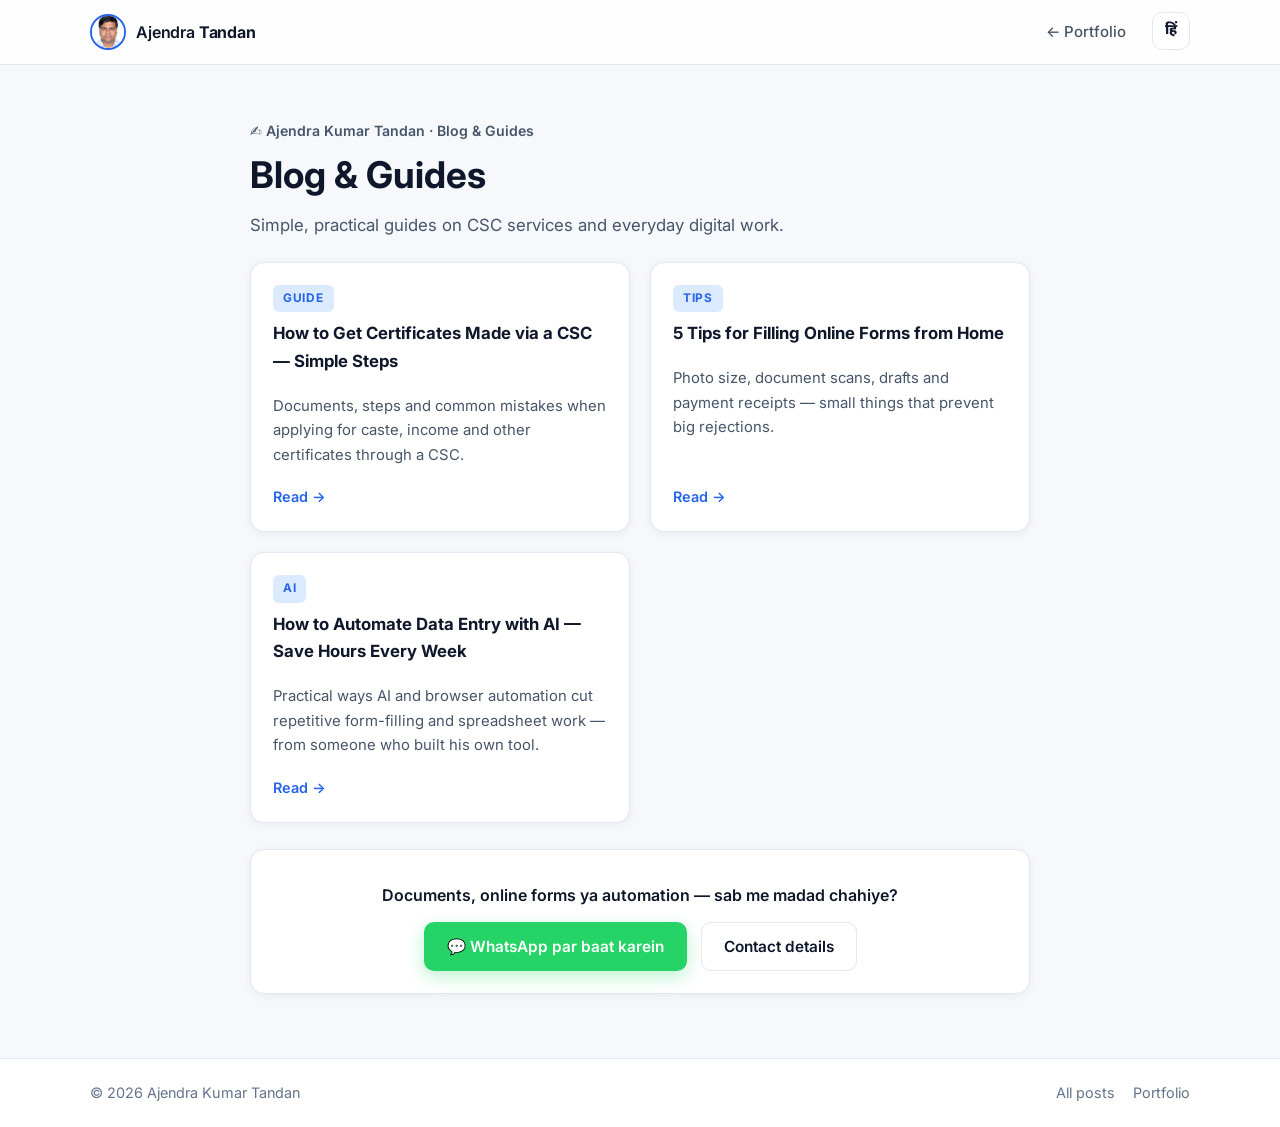
<file: blog/index.html>
<!DOCTYPE html>
<html lang="en">
<head>
  <meta charset="UTF-8" />
  <meta name="viewport" content="width=device-width, initial-scale=1.0" />
  <title>Blog &amp; Guides — CSC, Online Forms &amp; AI Automation | Ajendra Kumar Tandan</title>
  <meta name="description" content="Simple, practical guides on CSC certificate services, online form filling and AI-powered data-entry automation by Ajendra Kumar Tandan." />
  <link rel="canonical" href="https://ajendra.vercel.app/blog/" />
  <meta property="og:title" content="Blog &amp; Guides — CSC, Online Forms &amp; AI Automation" />
  <meta property="og:description" content="Simple, practical guides on CSC services, online form filling and AI-powered data-entry automation." />
  <meta property="og:type" content="website" />
  <meta property="og:url" content="https://ajendra.vercel.app/blog/" />
  <meta property="og:image" content="https://ajendra.vercel.app/assets/og-image.png" />
  <meta property="og:image:width" content="1200" />
  <meta property="og:image:height" content="630" />
  <meta name="twitter:card" content="summary_large_image" />
  <meta name="twitter:title" content="Blog &amp; Guides — CSC, Online Forms &amp; AI Automation" />
  <meta name="twitter:image" content="https://ajendra.vercel.app/assets/og-image.png" />
  <link rel="icon" type="image/png" href="../assets/favicon.png" />
  <link rel="apple-touch-icon" href="../assets/icon-512.png" />
  <link rel="manifest" href="../manifest.webmanifest" />
  <link rel="preconnect" href="https://fonts.googleapis.com" />
  <link rel="preconnect" href="https://fonts.gstatic.com" crossorigin />
  <link href="https://fonts.googleapis.com/css2?family=Inter:wght@400;500;600;700;800&family=Noto+Sans+Devanagari:wght@400;500;600;700;800&display=swap" rel="stylesheet" />
  <link rel="stylesheet" href="../style.css" />
</head>
<body class="article-page">

  <header class="site-header">
    <div class="container header-inner">
      <a href="../index.html" class="brand">
        <img src="../assets/photo.jpg" alt="Ajendra Kumar Tandan" class="brand-avatar" />
        <span class="brand-text">Ajendra <strong>Tandan</strong></span>
      </a>
      <nav class="nav">
        <a href="../index.html">← Portfolio</a>
        <button class="icon-btn lang-btn" id="langToggle" type="button" aria-label="हिंदी में देखें" title="हिंदी में देखें">हिं</button>
      </nav>
    </div>
  </header>

  <main class="container article">
    <p class="article-meta">✍️ Ajendra Kumar Tandan · Blog &amp; Guides</p>
    <h1 data-i18n="blog.title">Blog &amp; Guides</h1>

    <p class="article-lead" data-i18n="blog.sub">
      Simple, practical guides on CSC services and everyday digital work.
    </p>

    <div class="grid-2" style="margin-top: 22px;">
      <a class="card project-card" href="csc-certificate.html">
        <span class="project-kind" data-i18n="blog.k1">Guide</span>
        <h3 data-i18n="blog.t1">How to Get Certificates Made via a CSC — Simple Steps</h3>
        <p data-i18n="blog.d1">Documents, steps and common mistakes when applying for caste, income and other certificates through a CSC.</p>
        <span class="link-arrow" data-i18n="blog.r">Read →</span>
      </a>

      <a class="card project-card" href="online-form-tips.html">
        <span class="project-kind" data-i18n="blog.k2">Tips</span>
        <h3 data-i18n="blog.t2">5 Tips for Filling Online Forms from Home</h3>
        <p data-i18n="blog.d2">Photo size, document scans, drafts and payment receipts — small things that prevent big rejections.</p>
        <span class="link-arrow" data-i18n="blog.r">Read →</span>
      </a>

      <a class="card project-card" href="ai-data-entry-automation.html">
        <span class="project-kind" data-i18n="blog.k3">AI</span>
        <h3 data-i18n="blog.t3">How to Automate Data Entry with AI — Save Hours Every Week</h3>
        <p data-i18n="blog.d3">Practical ways AI and browser automation cut repetitive form-filling and spreadsheet work — from someone who built his own tool.</p>
        <span class="link-arrow" data-i18n="blog.r">Read →</span>
      </a>
    </div>

    <div class="article-cta">
      <p>Documents, online forms ya automation — sab me madad chahiye?</p>
      <div class="contact-actions">
        <a class="btn btn-wa" href="https://wa.me/919691888860" target="_blank" rel="noopener">💬 WhatsApp par baat karein</a>
        <a class="btn btn-ghost" href="../index.html#contact">Contact details</a>
      </div>
    </div>
  </main>

  <footer class="site-footer">
    <div class="container footer-inner">
      <p>© 2026 Ajendra Kumar Tandan</p>
      <div class="footer-links">
        <a href="../index.html#blog">All posts</a>
        <a href="../index.html">Portfolio</a>
      </div>
    </div>
  </footer>

  <script src="../i18n.js"></script>
</body>
</html>
</file>
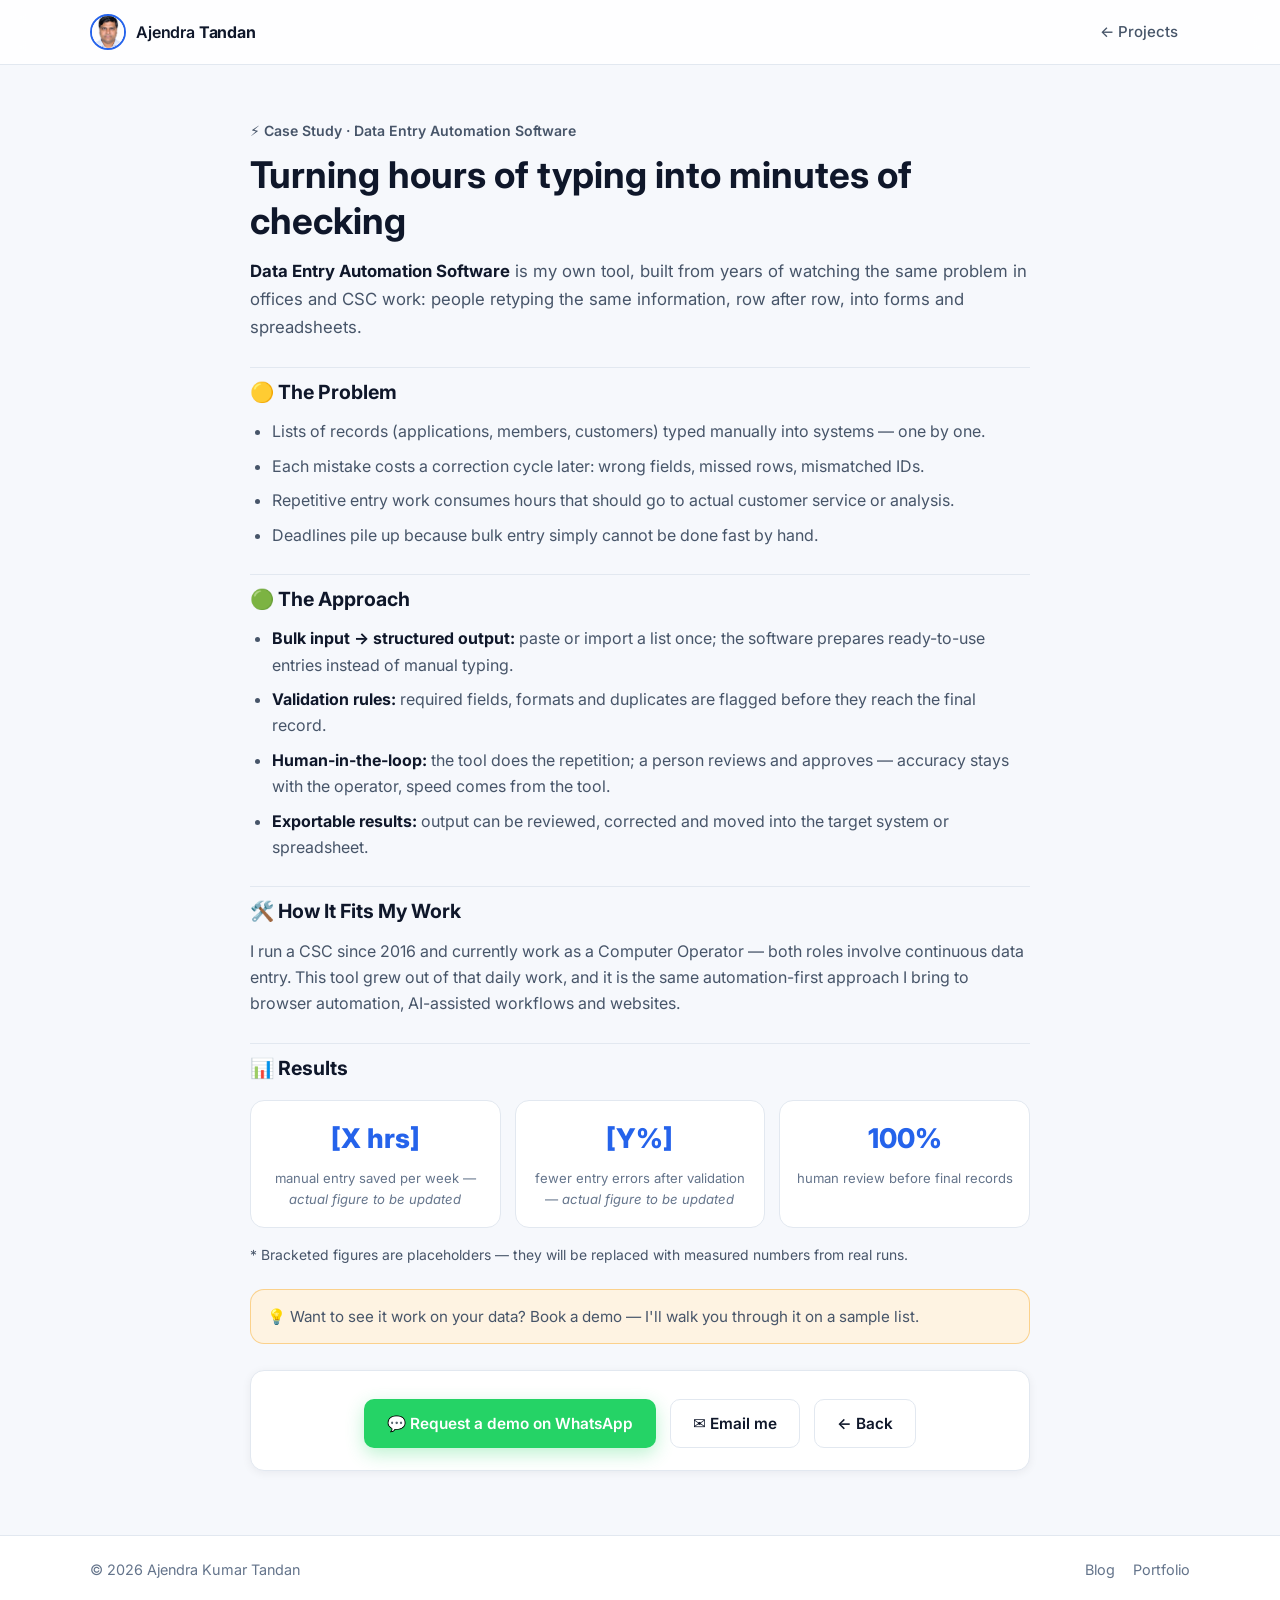
<file: case-study.html>
<!DOCTYPE html>
<html lang="en">
<head>
  <meta charset="UTF-8" />
  <meta name="viewport" content="width=device-width, initial-scale=1.0" />
  <title>Case Study — Data Entry Automation Software | Ajendra Kumar Tandan</title>
  <meta name="description" content="How Ajendra Kumar Tandan's data-entry automation software cuts repetitive office data-entry work — problem, approach and results." />
  <link rel="icon" type="image/png" href="assets/favicon.png" />
  <link rel="apple-touch-icon" href="assets/icon-512.png" />
  <link rel="manifest" href="manifest.webmanifest" />
  <link rel="canonical" href="https://ajendra.vercel.app/case-study.html" />
  <meta property="og:title" content="Case Study — Data Entry Automation Software | Ajendra Kumar Tandan" />
  <meta property="og:description" content="How Ajendra Kumar Tandan's data-entry automation software cuts repetitive office data-entry work — problem, approach and results." />
  <meta property="og:type" content="article" />
  <meta property="og:url" content="https://ajendra.vercel.app/case-study.html" />
  <meta property="og:image" content="https://ajendra.vercel.app/assets/og-image.png" />
  <meta property="og:image:width" content="1200" />
  <meta property="og:image:height" content="630" />
  <meta name="twitter:card" content="summary_large_image" />
  <meta name="twitter:title" content="Case Study — Data Entry Automation Software" />
  <meta name="twitter:image" content="https://ajendra.vercel.app/assets/og-image.png" />
  <link rel="preconnect" href="https://fonts.googleapis.com" />
  <link rel="preconnect" href="https://fonts.gstatic.com" crossorigin />
  <link href="https://fonts.googleapis.com/css2?family=Inter:wght@400;500;600;700;800&family=Noto+Sans+Devanagari:wght@400;500;600;700;800&display=swap" rel="stylesheet" />
  <link rel="stylesheet" href="style.css" />
</head>
<body class="article-page">

  <header class="site-header">
    <div class="container header-inner">
      <a href="index.html" class="brand">
        <img src="assets/photo.jpg" alt="Ajendra Kumar Tandan" class="brand-avatar" />
        <span class="brand-text">Ajendra <strong>Tandan</strong></span>
      </a>
      <nav class="nav">
        <a href="index.html#projects">← Projects</a>
      </nav>
    </div>
  </header>

  <main class="container article">
    <p class="article-meta">⚡ Case Study · Data Entry Automation Software</p>
    <h1>Turning hours of typing into minutes of checking</h1>

    <p class="article-lead">
      <strong>Data Entry Automation Software</strong> is my own tool, built from years of watching
      the same problem in offices and CSC work: people retyping the same information,
      row after row, into forms and spreadsheets.
    </p>

    <h2>🟡 The Problem</h2>
    <ul>
      <li>Lists of records (applications, members, customers) typed manually into systems — one by one.</li>
      <li>Each mistake costs a correction cycle later: wrong fields, missed rows, mismatched IDs.</li>
      <li>Repetitive entry work consumes hours that should go to actual customer service or analysis.</li>
      <li>Deadlines pile up because bulk entry simply cannot be done fast by hand.</li>
    </ul>

    <h2>🟢 The Approach</h2>
    <ul>
      <li><strong>Bulk input → structured output:</strong> paste or import a list once; the software prepares ready-to-use entries instead of manual typing.</li>
      <li><strong>Validation rules:</strong> required fields, formats and duplicates are flagged before they reach the final record.</li>
      <li><strong>Human-in-the-loop:</strong> the tool does the repetition; a person reviews and approves — accuracy stays with the operator, speed comes from the tool.</li>
      <li><strong>Exportable results:</strong> output can be reviewed, corrected and moved into the target system or spreadsheet.</li>
    </ul>

    <h2>🛠️ How It Fits My Work</h2>
    <p>
      I run a CSC since 2016 and currently work as a Computer Operator — both roles involve
      continuous data entry. This tool grew out of that daily work, and it is the same
      automation-first approach I bring to browser automation, AI-assisted workflows and websites.
    </p>

    <h2>📊 Results</h2>
    <div class="cs-metrics">
      <div class="cs-metric">
        <span class="cs-num">[X hrs]</span>
        <span class="cs-label">manual entry saved per week — <em>actual figure to be updated</em></span>
      </div>
      <div class="cs-metric">
        <span class="cs-num">[Y%]</span>
        <span class="cs-label">fewer entry errors after validation — <em>actual figure to be updated</em></span>
      </div>
      <div class="cs-metric">
        <span class="cs-num">100%</span>
        <span class="cs-label">human review before final records</span>
      </div>
    </div>
    <p class="muted">
      * Bracketed figures are placeholders — they will be replaced with measured numbers from real runs.
    </p>

    <div class="article-note">
      💡 Want to see it work on your data? Book a demo — I'll walk you through it on a sample list.
    </div>

    <div class="article-cta">
      <div class="contact-actions">
        <a class="btn btn-wa" href="https://wa.me/919691888860?text=Hi%20Ajendra%2C%20I%27d%20like%20a%20demo%20of%20the%20Data%20Entry%20Automation%20Software" target="_blank" rel="noopener">💬 Request a demo on WhatsApp</a>
        <a class="btn btn-ghost" href="mailto:ajendratandan@gmail.com?subject=Data%20Entry%20Automation%20—%20Demo">✉️ Email me</a>
        <a class="btn btn-ghost" href="index.html#projects">← Back</a>
      </div>
    </div>
  </main>

  <footer class="site-footer">
    <div class="container footer-inner">
      <p>© 2026 Ajendra Kumar Tandan</p>
      <div class="footer-links">
        <a href="index.html#blog">Blog</a>
        <a href="index.html">Portfolio</a>
      </div>
    </div>
  </footer>

</body>
</html>
</file>
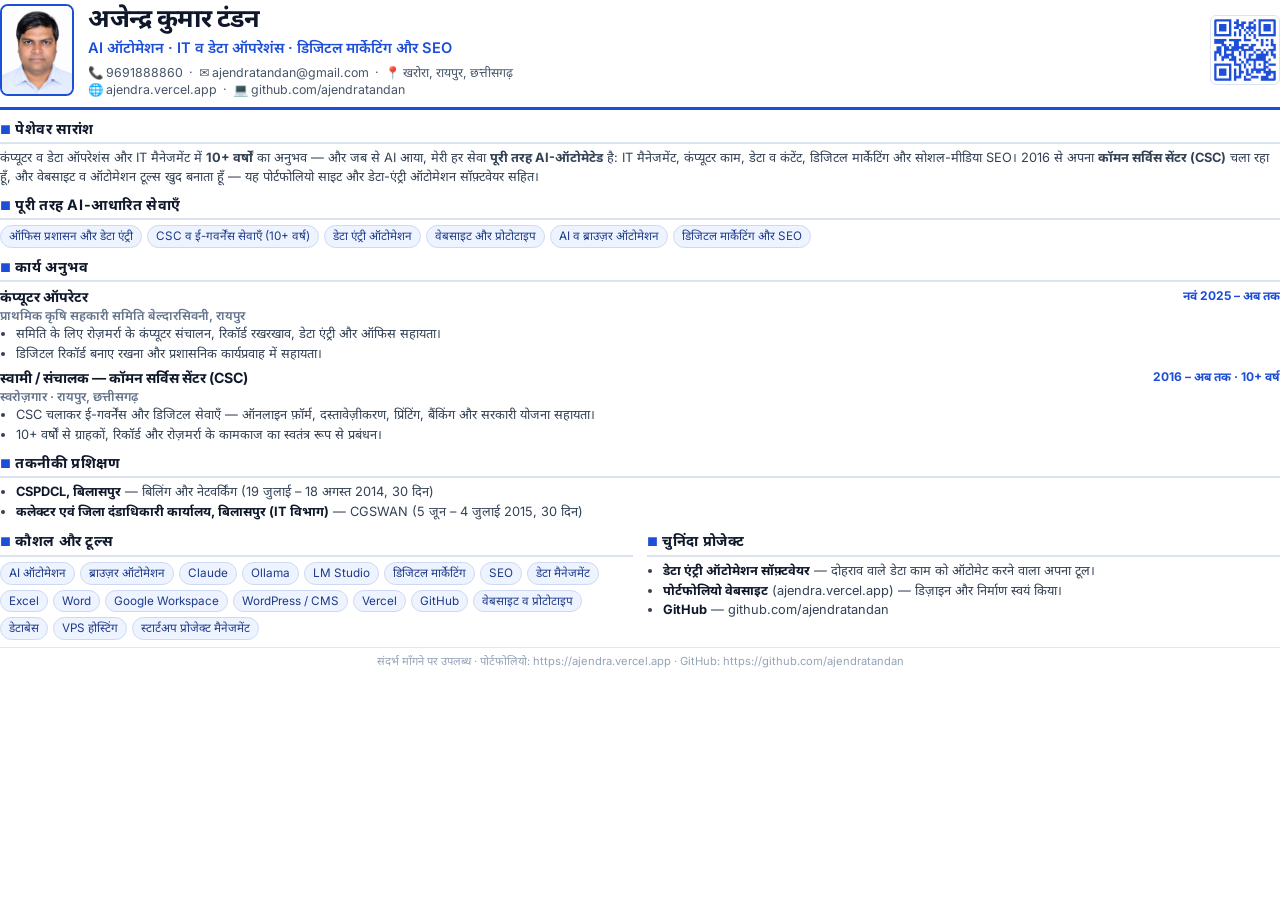
<file: resume-hi.html>
<!DOCTYPE html>
<html lang="hi">
<head>
  <meta charset="UTF-8" />
  <title>अजेन्द्र कुमार टंडन — रिज़्यूमे</title>
  <link rel="preconnect" href="https://fonts.googleapis.com" />
  <link rel="preconnect" href="https://fonts.gstatic.com" crossorigin />
  <link href="https://fonts.googleapis.com/css2?family=Inter:wght@400;500;600;700;800&family=Noto+Sans+Devanagari:wght@400;500;600;700;800&display=swap" rel="stylesheet" />
  <style>
    @page { size: A4; margin: 11mm; }
    * { box-sizing: border-box; margin: 0; padding: 0; }
    body { font-family: "Inter", "Noto Sans Devanagari", system-ui, sans-serif; color: #1a2233; font-size: 9.6pt; line-height: 1.42; background: #fff; }
    a { color: #1d4ed8; text-decoration: none; }

    .head { display: flex; gap: 14px; align-items: center; border-bottom: 3px solid #1d4ed8; padding-bottom: 8px; }
    .photo { width: 74px; height: 92px; object-fit: cover; border-radius: 8px; border: 2px solid #1d4ed8; }
    .qr { width: 70px; height: 70px; margin-left: auto; border: 1px solid #dbe3f0; border-radius: 6px; padding: 3px; background: #fff; }
    .head h1 { font-size: 19pt; letter-spacing: -0.5px; color: #0f172a; }
    .head .role { color: #1d4ed8; font-weight: 600; font-size: 11pt; margin-top: 2px; }
    .head .contact { font-size: 9.3pt; color: #475569; margin-top: 5px; }

    h2 { font-size: 10.8pt; color: #0f172a; text-transform: uppercase; letter-spacing: 0.6px; border-bottom: 2px solid #dbe3f0; padding-bottom: 3px; margin: 9px 0 5px; }
    h2::before { content: "■ "; color: #1d4ed8; font-size: 9pt; }
    .summary { color: #334155; }
    ul { padding-left: 16px; }
    li { margin-bottom: 1.5px; color: #334155; }
    li strong { color: #0f172a; }

    .job { margin-bottom: 5px; }
    .job-top { display: flex; justify-content: space-between; gap: 10px; }
    .job-top h3 { font-size: 10.6pt; color: #0f172a; }
    .job-top .when { font-size: 9pt; color: #1d4ed8; font-weight: 700; white-space: nowrap; }
    .org { font-size: 9.4pt; color: #64748b; font-weight: 600; }

    .chips { display: flex; flex-wrap: wrap; gap: 5px; }
    .chip { font-size: 8.8pt; background: #eef4ff; border: 1px solid #cdd9f2; color: #1e3a8a; padding: 2px 8px; border-radius: 20px; }

    .muted { color: #64748b; font-size: 9pt; }

    .two { display: grid; grid-template-columns: 1fr 1fr; gap: 14px; }
    .footer-note { margin-top: 7px; font-size: 8.4pt; color: #94a3b8; text-align: center; border-top: 1px solid #e2e8f0; padding-top: 6px; }
  </style>
</head>
<body>

  <div class="head">
    <img class="photo" src="assets/photo.jpg" alt="अजेन्द्र कुमार टंडन" />
    <div>
      <h1>अजेन्द्र कुमार टंडन</h1>
      <div class="role">AI ऑटोमेशन · IT व डेटा ऑपरेशंस · डिजिटल मार्केटिंग और SEO</div>
      <div class="contact">
        📞 9691888860 &nbsp;·&nbsp; ✉️ ajendratandan@gmail.com &nbsp;·&nbsp; 📍 खरोरा, रायपुर, छत्तीसगढ़<br />
        🌐 ajendra.vercel.app &nbsp;·&nbsp; 💻 github.com/ajendratandan
      </div>
    </div>
    <img class="qr" src="assets/qr-site.png" alt="ajendra.vercel.app के लिए QR कोड" title="ajendra.vercel.app" />
  </div>

  <h2>पेशेवर सारांश</h2>
  <p class="summary">
    कंप्यूटर व डेटा ऑपरेशंस और IT मैनेजमेंट में <strong>10+ वर्षों</strong> का अनुभव — और जब से AI आया,
    मेरी हर सेवा <strong>पूरी तरह AI-ऑटोमेटेड</strong> है: IT मैनेजमेंट, कंप्यूटर काम, डेटा व कंटेंट,
    डिजिटल मार्केटिंग और सोशल-मीडिया SEO। 2016 से अपना <strong>कॉमन सर्विस सेंटर (CSC)</strong> चला रहा हूँ,
    और वेबसाइट व ऑटोमेशन टूल्स खुद बनाता हूँ — यह पोर्टफोलियो साइट और डेटा-एंट्री ऑटोमेशन सॉफ़्टवेयर सहित।
  </p>

  <h2>पूरी तरह AI-आधारित सेवाएँ</h2>
  <div class="chips">
    <span class="chip">ऑफिस प्रशासन और डेटा एंट्री</span>
    <span class="chip">CSC व ई-गवर्नेंस सेवाएँ (10+ वर्ष)</span>
    <span class="chip">डेटा एंट्री ऑटोमेशन</span>
    <span class="chip">वेबसाइट और प्रोटोटाइप</span>
    <span class="chip">AI व ब्राउज़र ऑटोमेशन</span>
    <span class="chip">डिजिटल मार्केटिंग और SEO</span>
  </div>

  <h2>कार्य अनुभव</h2>
  <div class="job">
    <div class="job-top">
      <div>
        <h3>कंप्यूटर ऑपरेटर</h3>
        <div class="org">प्राथमिक कृषि सहकारी समिति बेल्दारसिवनी, रायपुर</div>
      </div>
      <span class="when">नवं 2025 – अब तक</span>
    </div>
    <ul>
      <li>समिति के लिए रोज़मर्रा के कंप्यूटर संचालन, रिकॉर्ड रखरखाव, डेटा एंट्री और ऑफिस सहायता।</li>
      <li>डिजिटल रिकॉर्ड बनाए रखना और प्रशासनिक कार्यप्रवाह में सहायता।</li>
    </ul>
  </div>

  <div class="job">
    <div class="job-top">
      <div>
        <h3>स्वामी / संचालक — कॉमन सर्विस सेंटर (CSC)</h3>
        <div class="org">स्वरोज़गार · रायपुर, छत्तीसगढ़</div>
      </div>
      <span class="when">2016 – अब तक · 10+ वर्ष</span>
    </div>
    <ul>
      <li>CSC चलाकर ई-गवर्नेंस और डिजिटल सेवाएँ — ऑनलाइन फ़ॉर्म, दस्तावेज़ीकरण, प्रिंटिंग, बैंकिंग और सरकारी योजना सहायता।</li>
      <li>10+ वर्षों से ग्राहकों, रिकॉर्ड और रोज़मर्रा के कामकाज का स्वतंत्र रूप से प्रबंधन।</li>
    </ul>
  </div>

  <h2>तकनीकी प्रशिक्षण</h2>
  <ul>
    <li><strong>CSPDCL, बिलासपुर</strong> — बिलिंग और नेटवर्किंग (19 जुलाई – 18 अगस्त 2014, 30 दिन)</li>
    <li><strong>कलेक्टर एवं जिला दंडाधिकारी कार्यालय, बिलासपुर (IT विभाग)</strong> — CGSWAN (5 जून – 4 जुलाई 2015, 30 दिन)</li>
  </ul>

  <div class="two">
    <div>
      <h2>कौशल और टूल्स</h2>
      <div class="chips">
        <span class="chip">AI ऑटोमेशन</span><span class="chip">ब्राउज़र ऑटोमेशन</span><span class="chip">Claude</span>
        <span class="chip">Ollama</span><span class="chip">LM Studio</span><span class="chip">डिजिटल मार्केटिंग</span>
        <span class="chip">SEO</span><span class="chip">डेटा मैनेजमेंट</span><span class="chip">Excel</span>
        <span class="chip">Word</span><span class="chip">Google Workspace</span><span class="chip">WordPress / CMS</span>
        <span class="chip">Vercel</span><span class="chip">GitHub</span><span class="chip">वेबसाइट व प्रोटोटाइप</span>
        <span class="chip">डेटाबेस</span><span class="chip">VPS होस्टिंग</span><span class="chip">स्टार्टअप प्रोजेक्ट मैनेजमेंट</span>
      </div>
    </div>
    <div>
      <h2>चुनिंदा प्रोजेक्ट</h2>
      <ul>
        <li><strong>डेटा एंट्री ऑटोमेशन सॉफ़्टवेयर</strong> — दोहराव वाले डेटा काम को ऑटोमेट करने वाला अपना टूल।</li>
        <li><strong>पोर्टफोलियो वेबसाइट</strong> (ajendra.vercel.app) — डिज़ाइन और निर्माण स्वयं किया।</li>
        <li><strong>GitHub</strong> — github.com/ajendratandan</li>
      </ul>
    </div>
  </div>

  <div class="footer-note">
    संदर्भ माँगने पर उपलब्ध · पोर्टफोलियो: https://ajendra.vercel.app · GitHub: https://github.com/ajendratandan
  </div>

</body>
</html>
</file>
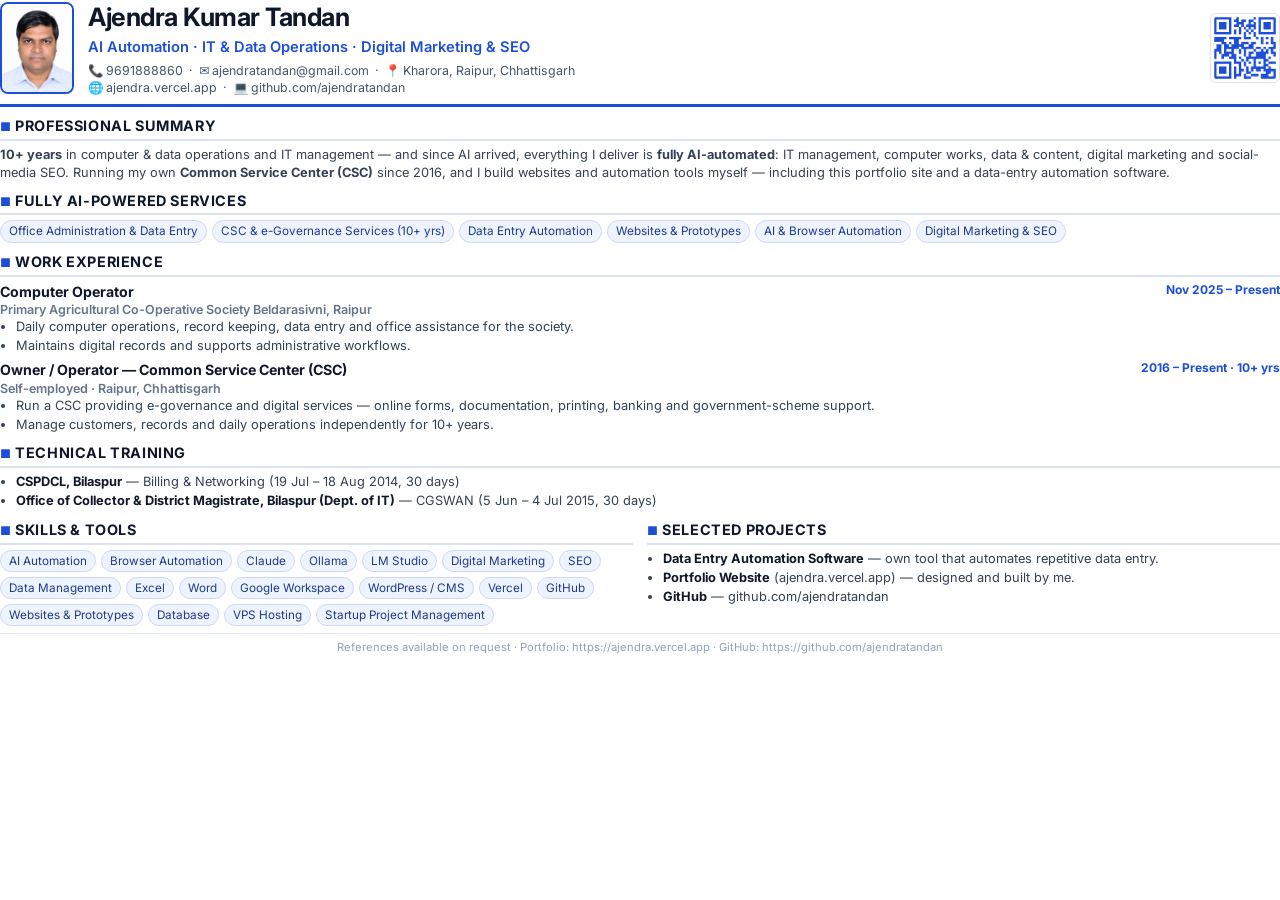
<file: resume.html>
﻿<!DOCTYPE html>
<html lang="en">
<head>
  <meta charset="UTF-8" />
  <title>Ajendra Kumar Tandan — Resume</title>
  <link rel="preconnect" href="https://fonts.googleapis.com" />
  <link rel="preconnect" href="https://fonts.gstatic.com" crossorigin />
  <link href="https://fonts.googleapis.com/css2?family=Inter:wght@400;500;600;700;800&display=swap" rel="stylesheet" />
  <style>
    @page { size: A4; margin: 11mm; }
    * { box-sizing: border-box; margin: 0; padding: 0; }
    body { font-family: "Inter", system-ui, sans-serif; color: #1a2233; font-size: 9.6pt; line-height: 1.38; background: #fff; }
    a { color: #1d4ed8; text-decoration: none; }

    .head { display: flex; gap: 14px; align-items: center; border-bottom: 3px solid #1d4ed8; padding-bottom: 8px; }
    .photo { width: 74px; height: 92px; object-fit: cover; border-radius: 8px; border: 2px solid #1d4ed8; }
    .qr { width: 70px; height: 70px; margin-left: auto; border: 1px solid #dbe3f0; border-radius: 6px; padding: 3px; background: #fff; }
    .head h1 { font-size: 19pt; letter-spacing: -0.5px; color: #0f172a; }
    .head .role { color: #1d4ed8; font-weight: 600; font-size: 11pt; margin-top: 2px; }
    .head .contact { font-size: 9.3pt; color: #475569; margin-top: 5px; }

    h2 { font-size: 10.8pt; color: #0f172a; text-transform: uppercase; letter-spacing: 0.6px; border-bottom: 2px solid #dbe3f0; padding-bottom: 3px; margin: 9px 0 5px; }
    h2::before { content: "■ "; color: #1d4ed8; font-size: 9pt; }
    .summary { color: #334155; }
    ul { padding-left: 16px; }
    li { margin-bottom: 1.5px; color: #334155; }
    li strong { color: #0f172a; }

    .job { margin-bottom: 5px; }
    .job-top { display: flex; justify-content: space-between; gap: 10px; }
    .job-top h3 { font-size: 10.6pt; color: #0f172a; }
    .job-top .when { font-size: 9pt; color: #1d4ed8; font-weight: 700; white-space: nowrap; }
    .org { font-size: 9.4pt; color: #64748b; font-weight: 600; }

    .chips { display: flex; flex-wrap: wrap; gap: 5px; }
    .chip { font-size: 8.8pt; background: #eef4ff; border: 1px solid #cdd9f2; color: #1e3a8a; padding: 2px 8px; border-radius: 20px; }

    .muted { color: #64748b; font-size: 9pt; }

    .two { display: grid; grid-template-columns: 1fr 1fr; gap: 14px; }
    .footer-note { margin-top: 7px; font-size: 8.4pt; color: #94a3b8; text-align: center; border-top: 1px solid #e2e8f0; padding-top: 6px; }
  </style>
</head>
<body>

  <div class="head">
    <img class="photo" src="assets/photo.jpg" alt="Ajendra Kumar Tandan" />
    <div>
      <h1>Ajendra Kumar Tandan</h1>
      <div class="role">AI Automation · IT &amp; Data Operations · Digital Marketing &amp; SEO</div>
      <div class="contact">
        📞 9691888860 &nbsp;·&nbsp; ✉️ ajendratandan@gmail.com &nbsp;·&nbsp;         📍 Kharora, Raipur, Chhattisgarh<br />
        🌐 ajendra.vercel.app &nbsp;·&nbsp; 💻 github.com/ajendratandan
      </div>
    </div>
    <img class="qr" src="assets/qr-site.png" alt="QR code for ajendra.vercel.app" title="ajendra.vercel.app" />
  </div>

  <h2>Professional Summary</h2>
  <p class="summary">
    <strong>10+ years</strong> in computer &amp; data operations and IT management — and since AI arrived,
    everything I deliver is <strong>fully AI-automated</strong>: IT management, computer works, data &amp; content,
    digital marketing and social-media SEO. Running my own <strong>Common Service Center (CSC)</strong> since 2016,
    and I build websites and automation tools myself — including this portfolio site and a data-entry automation software.
  </p>

  <h2>Fully AI-Powered Services</h2>
  <div class="chips">
    <span class="chip">Office Administration &amp; Data Entry</span>
    <span class="chip">CSC &amp; e-Governance Services (10+ yrs)</span>
    <span class="chip">Data Entry Automation</span>
    <span class="chip">Websites &amp; Prototypes</span>
    <span class="chip">AI &amp; Browser Automation</span>
    <span class="chip">Digital Marketing &amp; SEO</span>
  </div>

  <h2>Work Experience</h2>
  <div class="job">
    <div class="job-top">
      <div>
        <h3>Computer Operator</h3>
        <div class="org">Primary Agricultural Co-Operative Society Beldarasivni, Raipur</div>
      </div>
      <span class="when">Nov 2025 – Present</span>
    </div>
    <ul>
      <li>Daily computer operations, record keeping, data entry and office assistance for the society.</li>
      <li>Maintains digital records and supports administrative workflows.</li>
    </ul>
  </div>

  <div class="job">
    <div class="job-top">
      <div>
        <h3>Owner / Operator — Common Service Center (CSC)</h3>
        <div class="org">Self-employed · Raipur, Chhattisgarh</div>
      </div>
      <span class="when">2016 – Present · 10+ yrs</span>
    </div>
    <ul>
      <li>Run a CSC providing e-governance and digital services — online forms, documentation, printing, banking and government-scheme support.</li>
      <li>Manage customers, records and daily operations independently for 10+ years.</li>
    </ul>
  </div>

  <h2>Technical Training</h2>
  <ul>
    <li><strong>CSPDCL, Bilaspur</strong> — Billing &amp; Networking (19 Jul – 18 Aug 2014, 30 days)</li>
    <li><strong>Office of Collector &amp; District Magistrate, Bilaspur (Dept. of IT)</strong> — CGSWAN (5 Jun – 4 Jul 2015, 30 days)</li>
  </ul>

  <div class="two">
    <div>
      <h2>Skills &amp; Tools</h2>
      <div class="chips">
        <span class="chip">AI Automation</span><span class="chip">Browser Automation</span><span class="chip">Claude</span>
        <span class="chip">Ollama</span><span class="chip">LM Studio</span><span class="chip">Digital Marketing</span>
        <span class="chip">SEO</span><span class="chip">Data Management</span><span class="chip">Excel</span>
        <span class="chip">Word</span><span class="chip">Google Workspace</span><span class="chip">WordPress / CMS</span>
        <span class="chip">Vercel</span><span class="chip">GitHub</span><span class="chip">Websites &amp; Prototypes</span>
        <span class="chip">Database</span><span class="chip">VPS Hosting</span><span class="chip">Startup Project Management</span>
      </div>
    </div>
    <div>
      <h2>Selected Projects</h2>
      <ul>
        <li><strong>Data Entry Automation Software</strong> — own tool that automates repetitive data entry.</li>
        <li><strong>Portfolio Website</strong> (ajendra.vercel.app) — designed and built by me.</li>
        <li><strong>GitHub</strong> — github.com/ajendratandan</li>
      </ul>
    </div>
  </div>

  <div class="footer-note">
    References available on request · Portfolio: https://ajendra.vercel.app · GitHub: https://github.com/ajendratandan
  </div>

</body>
</html>
</file>
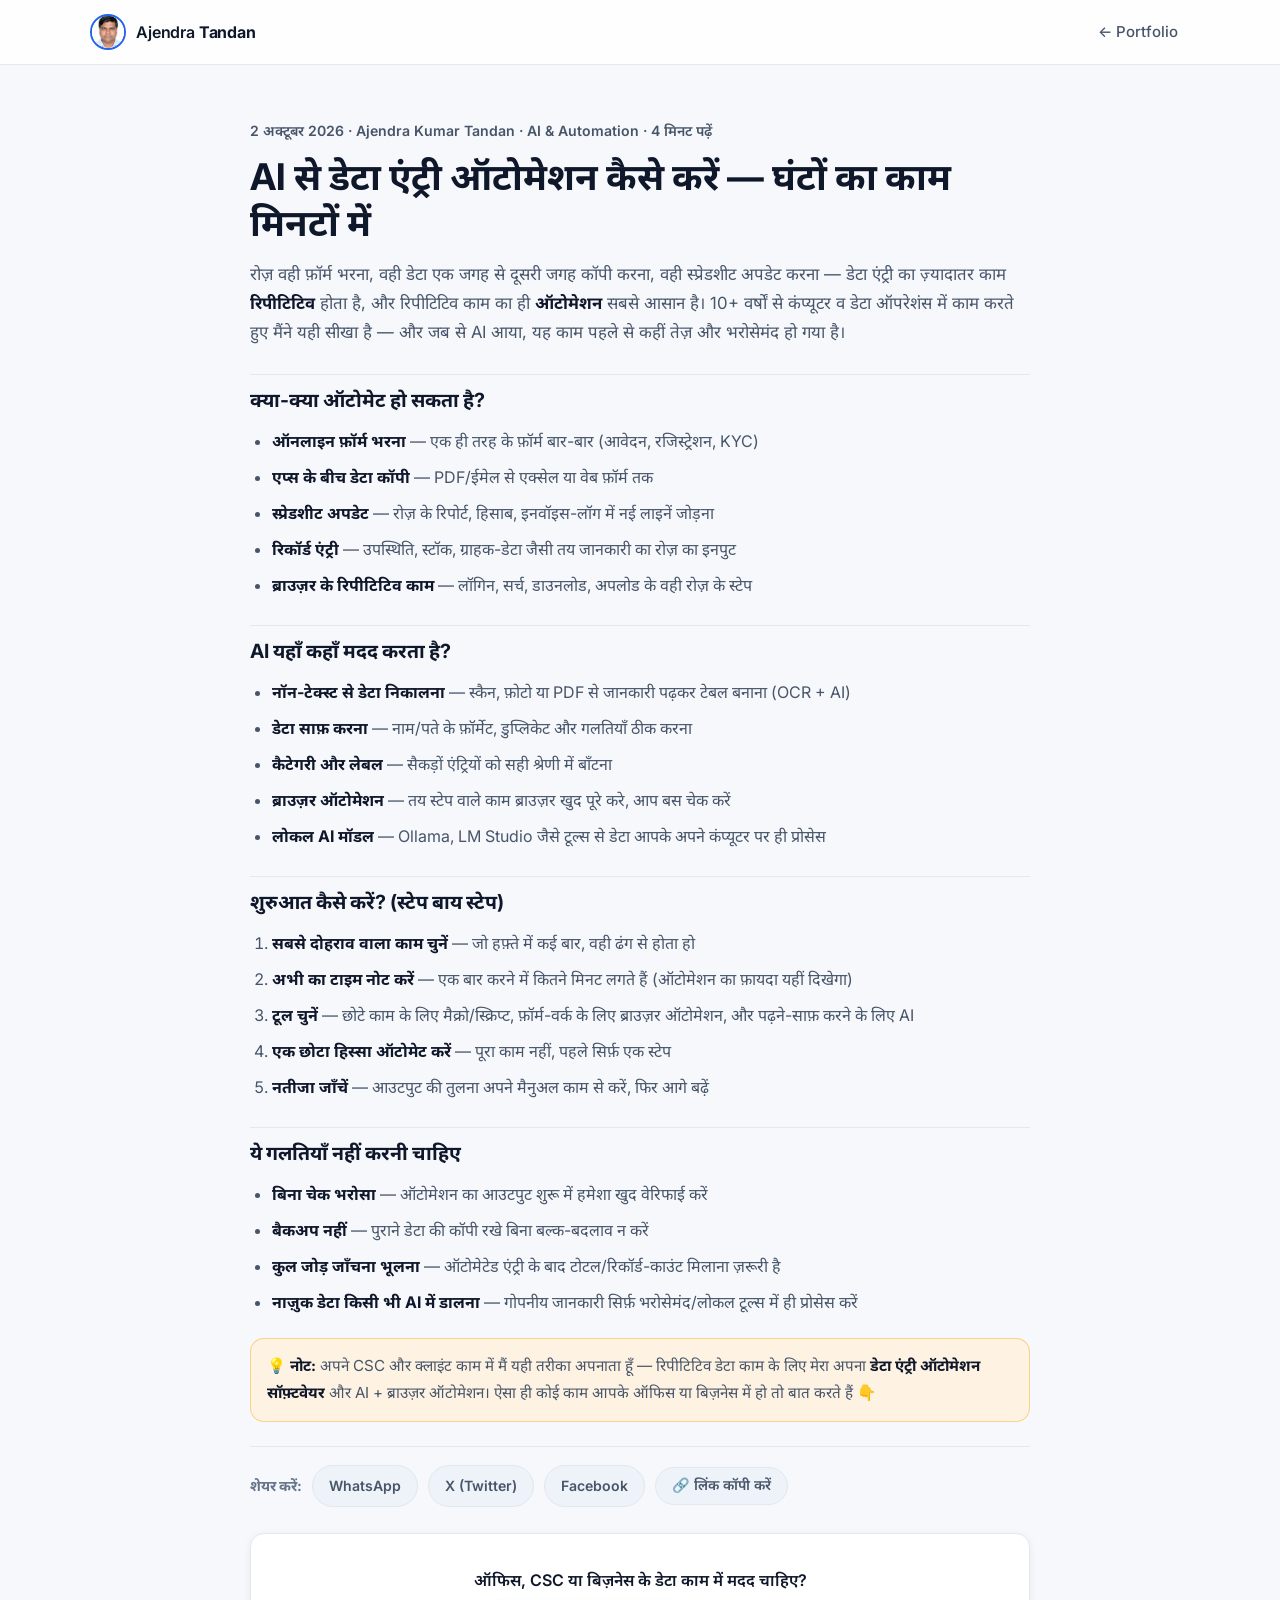
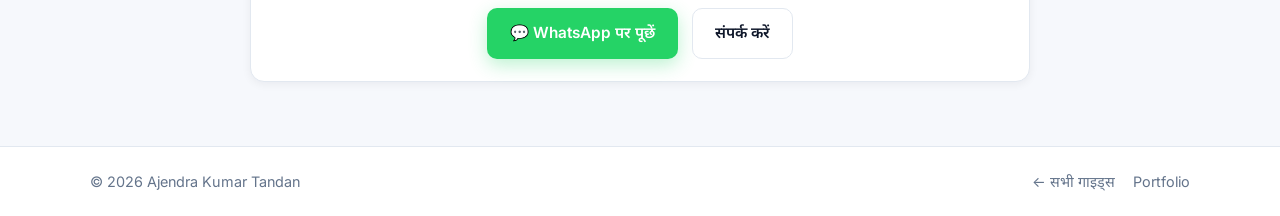
<file: blog/ai-data-entry-automation.html>
<!DOCTYPE html>
<html lang="hi">
<head>
  <meta charset="UTF-8" />
  <meta name="viewport" content="width=device-width, initial-scale=1.0" />
  <title>AI से डेटा एंट्री ऑटोमेशन कैसे करें — घंटों का काम मिनटों में | Ajendra Kumar Tandan</title>
  <meta name="description" content="AI और ब्राउज़र ऑटोमेशन से डेटा एंट्री कैसे करें — रिपीटिटिव फ़ॉर्म, एक्सेल वर्कफ़्लो और स्प्रेडशीट काम से हर हफ़्ते घंटे बचाने का तरीका।" />
  <link rel="canonical" href="https://ajendra.vercel.app/blog/ai-data-entry-automation.html" />
  <meta property="og:title" content="AI से डेटा एंट्री ऑटोमेशन कैसे करें — घंटों का काम मिनटों में" />
  <meta property="og:description" content="AI और ब्राउज़र ऑटोमेशन से रिपीटिटिव फ़ॉर्म और स्प्रेडशीट काम कैसे घटाएँ — अपना टूल बनाने वाले के तजुर्बे से।" />
  <meta property="og:type" content="article" />
  <meta property="og:url" content="https://ajendra.vercel.app/blog/ai-data-entry-automation.html" />
  <meta property="og:image" content="https://ajendra.vercel.app/assets/og-image.png" />
  <meta property="og:image:width" content="1200" />
  <meta property="og:image:height" content="630" />
  <meta name="twitter:card" content="summary_large_image" />
  <meta name="twitter:title" content="AI से डेटा एंट्री ऑटोमेशन कैसे करें" />
  <meta name="twitter:image" content="https://ajendra.vercel.app/assets/og-image.png" />
  <link rel="icon" type="image/png" href="../assets/favicon.png" />
  <link rel="apple-touch-icon" href="../assets/icon-512.png" />
  <link rel="manifest" href="../manifest.webmanifest" />
  <link rel="preconnect" href="https://fonts.googleapis.com" />
  <link rel="preconnect" href="https://fonts.gstatic.com" crossorigin />
  <link href="https://fonts.googleapis.com/css2?family=Inter:wght@400;500;600;700;800&family=Noto+Sans+Devanagari:wght@400;500;600;700;800&display=swap" rel="stylesheet" />
  <link rel="stylesheet" href="../style.css" />
</head>
<body class="article-page">

  <header class="site-header">
    <div class="container header-inner">
      <a href="../index.html" class="brand">
        <img src="../assets/photo.jpg" alt="Ajendra Kumar Tandan" class="brand-avatar" />
        <span class="brand-text">Ajendra <strong>Tandan</strong></span>
      </a>
      <nav class="nav">
        <a href="../index.html">← Portfolio</a>
      </nav>
    </div>
  </header>

  <main class="container article">
    <p class="article-meta">2 अक्टूबर 2026 · Ajendra Kumar Tandan · AI &amp; Automation · 4 मिनट पढ़ें</p>
    <h1>AI से डेटा एंट्री ऑटोमेशन कैसे करें — घंटों का काम मिनटों में</h1>

    <p class="article-lead">
      रोज़ वही फ़ॉर्म भरना, वही डेटा एक जगह से दूसरी जगह कॉपी करना, वही स्प्रेडशीट अपडेट करना —
      डेटा एंट्री का ज़्यादातर काम <strong>रिपीटिटिव</strong> होता है, और रिपीटिटिव काम का ही
      <strong>ऑटोमेशन</strong> सबसे आसान है। 10+ वर्षों से कंप्यूटर व डेटा ऑपरेशंस में काम करते हुए
      मैंने यही सीखा है — और जब से AI आया, यह काम पहले से कहीं तेज़ और भरोसेमंद हो गया है।
    </p>

    <h2>क्या-क्या ऑटोमेट हो सकता है?</h2>
    <ul>
      <li><strong>ऑनलाइन फ़ॉर्म भरना</strong> — एक ही तरह के फ़ॉर्म बार-बार (आवेदन, रजिस्ट्रेशन, KYC)</li>
      <li><strong>एप्स के बीच डेटा कॉपी</strong> — PDF/ईमेल से एक्सेल या वेब फ़ॉर्म तक</li>
      <li><strong>स्प्रेडशीट अपडेट</strong> — रोज़ के रिपोर्ट, हिसाब, इनवॉइस-लॉग में नई लाइनें जोड़ना</li>
      <li><strong>रिकॉर्ड एंट्री</strong> — उपस्थिति, स्टॉक, ग्राहक-डेटा जैसी तय जानकारी का रोज़ का इनपुट</li>
      <li><strong>ब्राउज़र के रिपीटिटिव काम</strong> — लॉगिन, सर्च, डाउनलोड, अपलोड के वही रोज़ के स्टेप</li>
    </ul>

    <h2>AI यहाँ कहाँ मदद करता है?</h2>
    <ul>
      <li><strong>नॉन-टेक्स्ट से डेटा निकालना</strong> — स्कैन, फ़ोटो या PDF से जानकारी पढ़कर टेबल बनाना (OCR + AI)</li>
      <li><strong>डेटा साफ़ करना</strong> — नाम/पते के फ़ॉर्मेट, डुप्लिकेट और गलतियाँ ठीक करना</li>
      <li><strong>कैटेगरी और लेबल</strong> — सैकड़ों एंट्रियों को सही श्रेणी में बाँटना</li>
      <li><strong>ब्राउज़र ऑटोमेशन</strong> — तय स्टेप वाले काम ब्राउज़र खुद पूरे करे, आप बस चेक करें</li>
      <li><strong>लोकल AI मॉडल</strong> — Ollama, LM Studio जैसे टूल्स से डेटा आपके अपने कंप्यूटर पर ही प्रोसेस</li>
    </ul>

    <h2>शुरुआत कैसे करें? (स्टेप बाय स्टेप)</h2>
    <ol>
      <li><strong>सबसे दोहराव वाला काम चुनें</strong> — जो हफ़्ते में कई बार, वही ढंग से होता हो</li>
      <li><strong>अभी का टाइम नोट करें</strong> — एक बार करने में कितने मिनट लगते हैं (ऑटोमेशन का फ़ायदा यहीं दिखेगा)</li>
      <li><strong>टूल चुनें</strong> — छोटे काम के लिए मैक्रो/स्क्रिप्ट, फ़ॉर्म-वर्क के लिए ब्राउज़र ऑटोमेशन, और पढ़ने-साफ़ करने के लिए AI</li>
      <li><strong>एक छोटा हिस्सा ऑटोमेट करें</strong> — पूरा काम नहीं, पहले सिर्फ़ एक स्टेप</li>
      <li><strong>नतीजा जाँचें</strong> — आउटपुट की तुलना अपने मैनुअल काम से करें, फिर आगे बढ़ें</li>
    </ol>

    <h2>ये गलतियाँ नहीं करनी चाहिए</h2>
    <ul>
      <li><strong>बिना चेक भरोसा</strong> — ऑटोमेशन का आउटपुट शुरू में हमेशा खुद वेरिफाई करें</li>
      <li><strong>बैकअप नहीं</strong> — पुराने डेटा की कॉपी रखे बिना बल्क-बदलाव न करें</li>
      <li><strong>कुल जोड़ जाँचना भूलना</strong> — ऑटोमेटेड एंट्री के बाद टोटल/रिकॉर्ड-काउंट मिलाना ज़रूरी है</li>
      <li><strong>नाज़ुक डेटा किसी भी AI में डालना</strong> — गोपनीय जानकारी सिर्फ़ भरोसेमंद/लोकल टूल्स में ही प्रोसेस करें</li>
    </ul>

    <div class="article-note">
      💡 <strong>नोट:</strong> अपने CSC और क्लाइंट काम में मैं यही तरीका अपनाता हूँ — रिपीटिटिव डेटा
      काम के लिए मेरा अपना <strong>डेटा एंट्री ऑटोमेशन सॉफ़्टवेयर</strong> और AI + ब्राउज़र ऑटोमेशन।
      ऐसा ही कोई काम आपके ऑफिस या बिज़नेस में हो तो बात करते हैं 👇
    </div>

    <div class="share-row" aria-label="Share this article">
      <span class="share-label">शेयर करें:</span>
      <a class="share-btn" href="https://wa.me/?text=AI%20%E0%A4%B8%E0%A5%87%20%E0%A4%A1%E0%A5%87%E0%A4%9F%E0%A4%BE%20%E0%A4%8F%E0%A4%82%E0%A4%9F%E0%A5%8D%E0%A4%B0%E0%A5%80%20%E0%A4%91%E0%A4%9F%E0%A5%8B%E0%A4%AE%E0%A5%87%E0%A4%B6%E0%A4%A8%20%E0%A4%95%E0%A5%88%E0%A4%B8%E0%A5%87%20%E0%A4%95%E0%A4%B0%E0%A5%87%E0%A4%82%20%E2%80%94%20%E0%A4%98%E0%A4%82%E0%A4%9F%E0%A5%8B%E0%A4%82%20%E0%A4%95%E0%A4%BE%20%E0%A4%95%E0%A4%BE%E0%A4%AE%20%E0%A4%AE%E0%A4%BF%E0%A4%A8%E0%A4%9F%E0%A5%8B%E0%A4%82%20%E0%A4%AE%E0%A5%87%E0%A4%82%20https%3A%2F%2Fajendra.vercel.app%2Fblog%2Fai-data-entry-automation.html" target="_blank" rel="noopener">WhatsApp</a>
      <a class="share-btn" href="https://twitter.com/intent/tweet?url=https%3A%2F%2Fajendra.vercel.app%2Fblog%2Fai-data-entry-automation.html&amp;text=AI%20%E0%A4%B8%E0%A5%87%20%E0%A4%A1%E0%A5%87%E0%A4%9F%E0%A4%BE%20%E0%A4%8F%E0%A4%82%E0%A4%9F%E0%A5%8D%E0%A4%B0%E0%A5%80%20%E0%A4%91%E0%A4%9F%E0%A5%8B%E0%A4%AE%E0%A5%87%E0%A4%B6%E0%A4%A8%20%E0%A4%95%E0%A5%88%E0%A4%B8%E0%A5%87%20%E0%A4%95%E0%A4%B0%E0%A5%87%E0%A4%82" target="_blank" rel="noopener">X (Twitter)</a>
      <a class="share-btn" href="https://www.facebook.com/sharer/sharer.php?u=https%3A%2F%2Fajendra.vercel.app%2Fblog%2Fai-data-entry-automation.html" target="_blank" rel="noopener">Facebook</a>
      <button class="share-btn" type="button" id="copyLink">🔗 लिंक कॉपी करें</button>
    </div>

    <div class="article-cta">
      <p>ऑफिस, CSC या बिज़नेस के डेटा काम में मदद चाहिए?</p>
      <div class="contact-actions">
        <a class="btn btn-wa" href="https://wa.me/919691888860" target="_blank" rel="noopener">💬 WhatsApp पर पूछें</a>
        <a class="btn btn-ghost" href="../index.html#contact">संपर्क करें</a>
      </div>
    </div>
  </main>

  <footer class="site-footer">
    <div class="container footer-inner">
      <p>© 2026 Ajendra Kumar Tandan</p>
      <div class="footer-links">
        <a href="../index.html#blog">← सभी गाइड्स</a>
        <a href="../index.html">Portfolio</a>
      </div>
    </div>
  </footer>

  <script>
    (function () {
      var btn = document.getElementById("copyLink");
      if (!btn) return;
      btn.addEventListener("click", function () {
        var done = function () {
          btn.textContent = "✅ कॉपी हो गया";
          setTimeout(function () { btn.textContent = "🔗 लिंक कॉपी करें"; }, 2000);
        };
        if (navigator.clipboard && navigator.clipboard.writeText) {
          navigator.clipboard.writeText(location.href).then(done, function () {});
        }
      });
    })();
  </script>
</body>
</html>
</file>
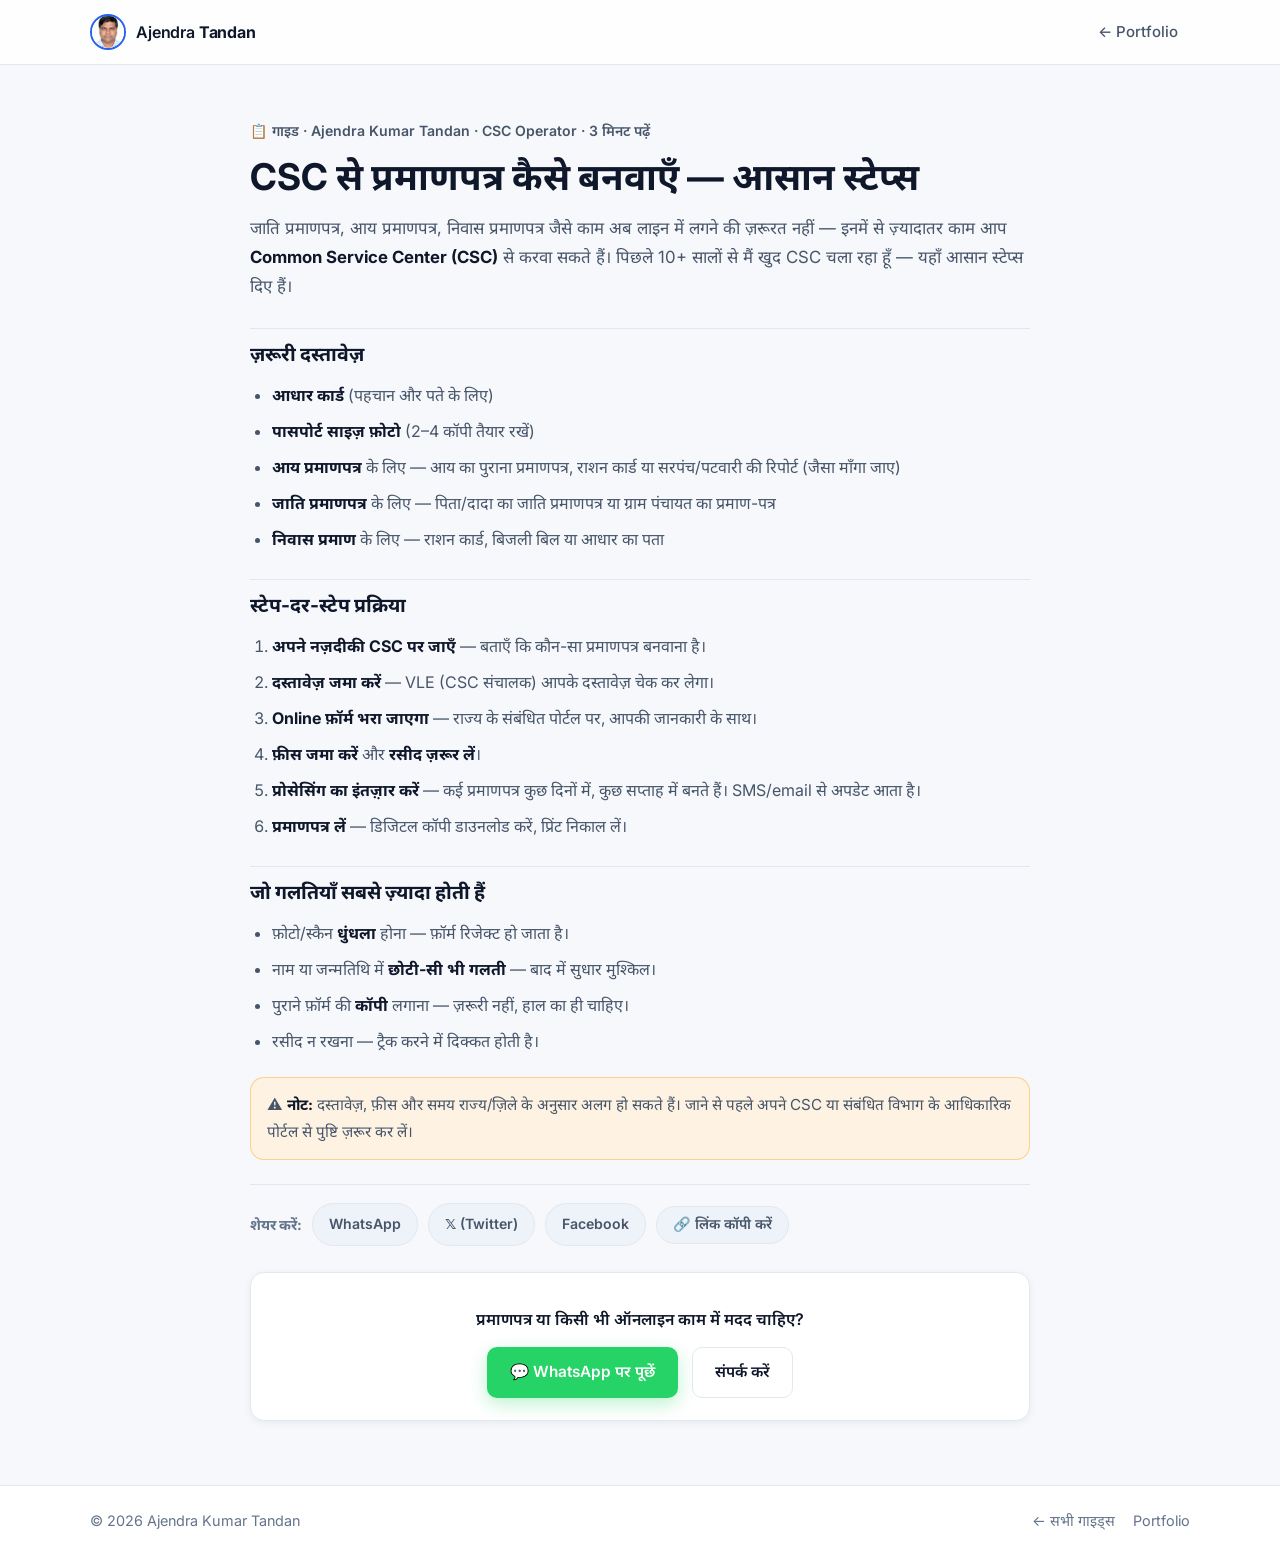
<file: blog/csc-certificate.html>
<!DOCTYPE html>
<html lang="hi">
<head>
  <meta charset="UTF-8" />
  <meta name="viewport" content="width=device-width, initial-scale=1.0" />
  <title>CSC से प्रमाणपत्र कैसे बनवाएँ — आसान स्टेप्स | Ajendra Kumar Tandan</title>
  <meta name="description" content="CSC के ज़रिए जाति, आय व अन्य प्रमाणपत्र बनवाने के लिए ज़रूरी दस्तावेज़, आसान स्टेप्स और आम गलतियाँ।" />
  <link rel="canonical" href="https://ajendra.vercel.app/blog/csc-certificate.html" />
  <meta property="og:title" content="CSC से प्रमाणपत्र कैसे बनवाएँ — आसान स्टेप्स | Ajendra Kumar Tandan" />
  <meta property="og:description" content="CSC के ज़रिए जाति, आय व अन्य प्रमाणपत्र बनवाने के लिए ज़रूरी दस्तावेज़, आसान स्टेप्स और आम गलतियाँ।" />
  <meta property="og:type" content="article" />
  <meta property="og:url" content="https://ajendra.vercel.app/blog/csc-certificate.html" />
  <meta property="og:image" content="https://ajendra.vercel.app/assets/og-image.png" />
  <meta property="og:image:width" content="1200" />
  <meta property="og:image:height" content="630" />
  <meta name="twitter:card" content="summary_large_image" />
  <meta name="twitter:title" content="CSC से प्रमाणपत्र कैसे बनवाएँ — आसान स्टेप्स" />
  <meta name="twitter:image" content="https://ajendra.vercel.app/assets/og-image.png" />
  <link rel="icon" type="image/png" href="../assets/favicon.png" />
  <link rel="apple-touch-icon" href="../assets/icon-512.png" />
  <link rel="manifest" href="../manifest.webmanifest" />
  <link rel="preconnect" href="https://fonts.googleapis.com" />
  <link rel="preconnect" href="https://fonts.gstatic.com" crossorigin />
  <link href="https://fonts.googleapis.com/css2?family=Inter:wght@400;500;600;700;800&family=Noto+Sans+Devanagari:wght@400;500;600;700;800&display=swap" rel="stylesheet" />
  <link rel="stylesheet" href="../style.css" />
</head>
<body class="article-page">

  <header class="site-header">
    <div class="container header-inner">
      <a href="../index.html" class="brand">
        <img src="../assets/photo.jpg" alt="Ajendra Kumar Tandan" class="brand-avatar" />
        <span class="brand-text">Ajendra <strong>Tandan</strong></span>
      </a>
      <nav class="nav">
        <a href="../index.html">← Portfolio</a>
      </nav>
    </div>
  </header>

  <main class="container article">
    <p class="article-meta">📋 गाइड · Ajendra Kumar Tandan · CSC Operator · 3 मिनट पढ़ें</p>
    <h1>CSC से प्रमाणपत्र कैसे बनवाएँ — आसान स्टेप्स</h1>

    <p class="article-lead">
      जाति प्रमाणपत्र, आय प्रमाणपत्र, निवास प्रमाणपत्र जैसे काम अब लाइन में लगने की ज़रूरत नहीं —
      इनमें से ज़्यादातर काम आप <strong>Common Service Center (CSC)</strong> से करवा सकते हैं।
      पिछले 10+ सालों से मैं खुद CSC चला रहा हूँ — यहाँ आसान स्टेप्स दिए हैं।
    </p>

    <h2>ज़रूरी दस्तावेज़</h2>
    <ul>
      <li><strong>आधार कार्ड</strong> (पहचान और पते के लिए)</li>
      <li><strong>पासपोर्ट साइज़ फ़ोटो</strong> (2–4 कॉपी तैयार रखें)</li>
      <li><strong>आय प्रमाणपत्र</strong> के लिए — आय का पुराना प्रमाणपत्र, राशन कार्ड या सरपंच/पटवारी की रिपोर्ट (जैसा माँगा जाए)</li>
      <li><strong>जाति प्रमाणपत्र</strong> के लिए — पिता/दादा का जाति प्रमाणपत्र या ग्राम पंचायत का प्रमाण-पत्र</li>
      <li><strong>निवास प्रमाण</strong> के लिए — राशन कार्ड, बिजली बिल या आधार का पता</li>
    </ul>

    <h2>स्टेप-दर-स्टेप प्रक्रिया</h2>
    <ol>
      <li><strong>अपने नज़दीकी CSC पर जाएँ</strong> — बताएँ कि कौन-सा प्रमाणपत्र बनवाना है।</li>
      <li><strong>दस्तावेज़ जमा करें</strong> — VLE (CSC संचालक) आपके दस्तावेज़ चेक कर लेगा।</li>
      <li><strong>Online फ़ॉर्म भरा जाएगा</strong> — राज्य के संबंधित पोर्टल पर, आपकी जानकारी के साथ।</li>
      <li><strong>फ़ीस जमा करें</strong> और <strong>रसीद ज़रूर लें</strong>।</li>
      <li><strong>प्रोसेसिंग का इंतज़़ार करें</strong> — कई प्रमाणपत्र कुछ दिनों में, कुछ सप्ताह में बनते हैं। SMS/email से अपडेट आता है।</li>
      <li><strong>प्रमाणपत्र लें</strong> — डिजिटल कॉपी डाउनलोड करें, प्रिंट निकाल लें।</li>
    </ol>

    <h2>जो गलतियाँ सबसे ज़्यादा होती हैं</h2>
    <ul>
      <li>फ़ोटो/स्कैन <strong>धुंधला</strong> होना — फ़ॉर्म रिजेक्ट हो जाता है।</li>
      <li>नाम या जन्मतिथि में <strong>छोटी-सी भी गलती</strong> — बाद में सुधार मुश्किल।</li>
      <li>पुराने फ़ॉर्म की <strong>कॉपी</strong> लगाना — ज़रूरी नहीं, हाल का ही चाहिए।</li>
      <li>रसीद न रखना — ट्रैक करने में दिक्कत होती है।</li>
    </ul>

    <div class="article-note">
      ⚠️ <strong>नोट:</strong> दस्तावेज़, फ़ीस और समय राज्य/ज़िले के अनुसार अलग हो सकते हैं।
      जाने से पहले अपने CSC या संबंधित विभाग के आधिकारिक पोर्टल से पुष्टि ज़रूर कर लें।
    </div>

    <div class="share-row" aria-label="Share this article">
      <span class="share-label">शेयर करें:</span>
      <a class="share-btn" href="https://wa.me/?text=CSC%20%E0%A4%B8%E0%A5%87%20%E0%A4%AA%E0%A5%8D%E0%A4%B0%E0%A4%AE%E0%A4%BE%E0%A4%A3%E0%A4%AA%E0%A4%A4%E0%A5%8D%E0%A4%B0%20%E0%A4%95%E0%A5%88%E0%A4%B8%E0%A4%BE%20%E0%A4%AC%E0%A4%A8%E0%A4%B5%E0%A4%BE%E0%A4%8F%E0%A4%81%20%E2%80%94%20%E0%A4%86%E0%A4%B8%E0%A4%BE%E0%A4%A8%20%E0%A4%B8%E0%A5%8D%E0%A4%9F%E0%A5%87%E0%A4%AA%E0%A5%8D%E0%A4%B8%20https%3A%2F%2Fajendra.vercel.app%2Fblog%2Fcsc-certificate.html" target="_blank" rel="noopener">WhatsApp</a>
      <a class="share-btn" href="https://twitter.com/intent/tweet?url=https%3A%2F%2Fajendra.vercel.app%2Fblog%2Fcsc-certificate.html&amp;text=CSC%20%E0%A4%B8%E0%A5%87%20%E0%A4%AA%E0%A5%8D%E0%A4%B0%E0%A4%AE%E0%A4%BE%E0%A4%A3%E0%A4%AA%E0%A4%A4%E0%A5%8D%E0%A4%B0%20%E0%A4%95%E0%A5%88%E0%A4%B8%E0%A4%BE%20%E0%A4%AC%E0%A4%A8%E0%A4%B5%E0%A4%BE%E0%A4%8F%E0%A4%81%20%E2%80%94%20%E0%A4%86%E0%A4%B8%E0%A4%BE%E0%A4%A8%20%E0%A4%B8%E0%A5%8D%E0%A4%9F%E0%A5%87%E0%A4%AA%E0%A5%8D%E0%A4%B8" target="_blank" rel="noopener">𝕏 (Twitter)</a>
      <a class="share-btn" href="https://www.facebook.com/sharer/sharer.php?u=https%3A%2F%2Fajendra.vercel.app%2Fblog%2Fcsc-certificate.html" target="_blank" rel="noopener">Facebook</a>
      <button class="share-btn" type="button" id="copyLink">🔗 लिंक कॉपी करें</button>
    </div>

    <div class="article-cta">
      <p>प्रमाणपत्र या किसी भी ऑनलाइन काम में मदद चाहिए?</p>
      <div class="contact-actions">
        <a class="btn btn-wa" href="https://wa.me/919691888860" target="_blank" rel="noopener">💬 WhatsApp पर पूछें</a>
        <a class="btn btn-ghost" href="../index.html#contact">संपर्क करें</a>
      </div>
    </div>
  </main>

  <footer class="site-footer">
    <div class="container footer-inner">
      <p>© 2026 Ajendra Kumar Tandan</p>
      <div class="footer-links">
        <a href="../index.html#blog">← सभी गाइड्स</a>
        <a href="../index.html">Portfolio</a>
      </div>
    </div>
  </footer>

  <script>
    (function () {
      var btn = document.getElementById("copyLink");
      if (!btn) return;
      btn.addEventListener("click", function () {
        var done = function () {
          btn.textContent = "✅ कॉपी हो गया";
          setTimeout(function () { btn.textContent = "🔗 लिंक कॉपी करें"; }, 2000);
        };
        if (navigator.clipboard && navigator.clipboard.writeText) {
          navigator.clipboard.writeText(location.href).then(done, function () {});
        }
      });
    })();
  </script>
</body>
</html>
</file>
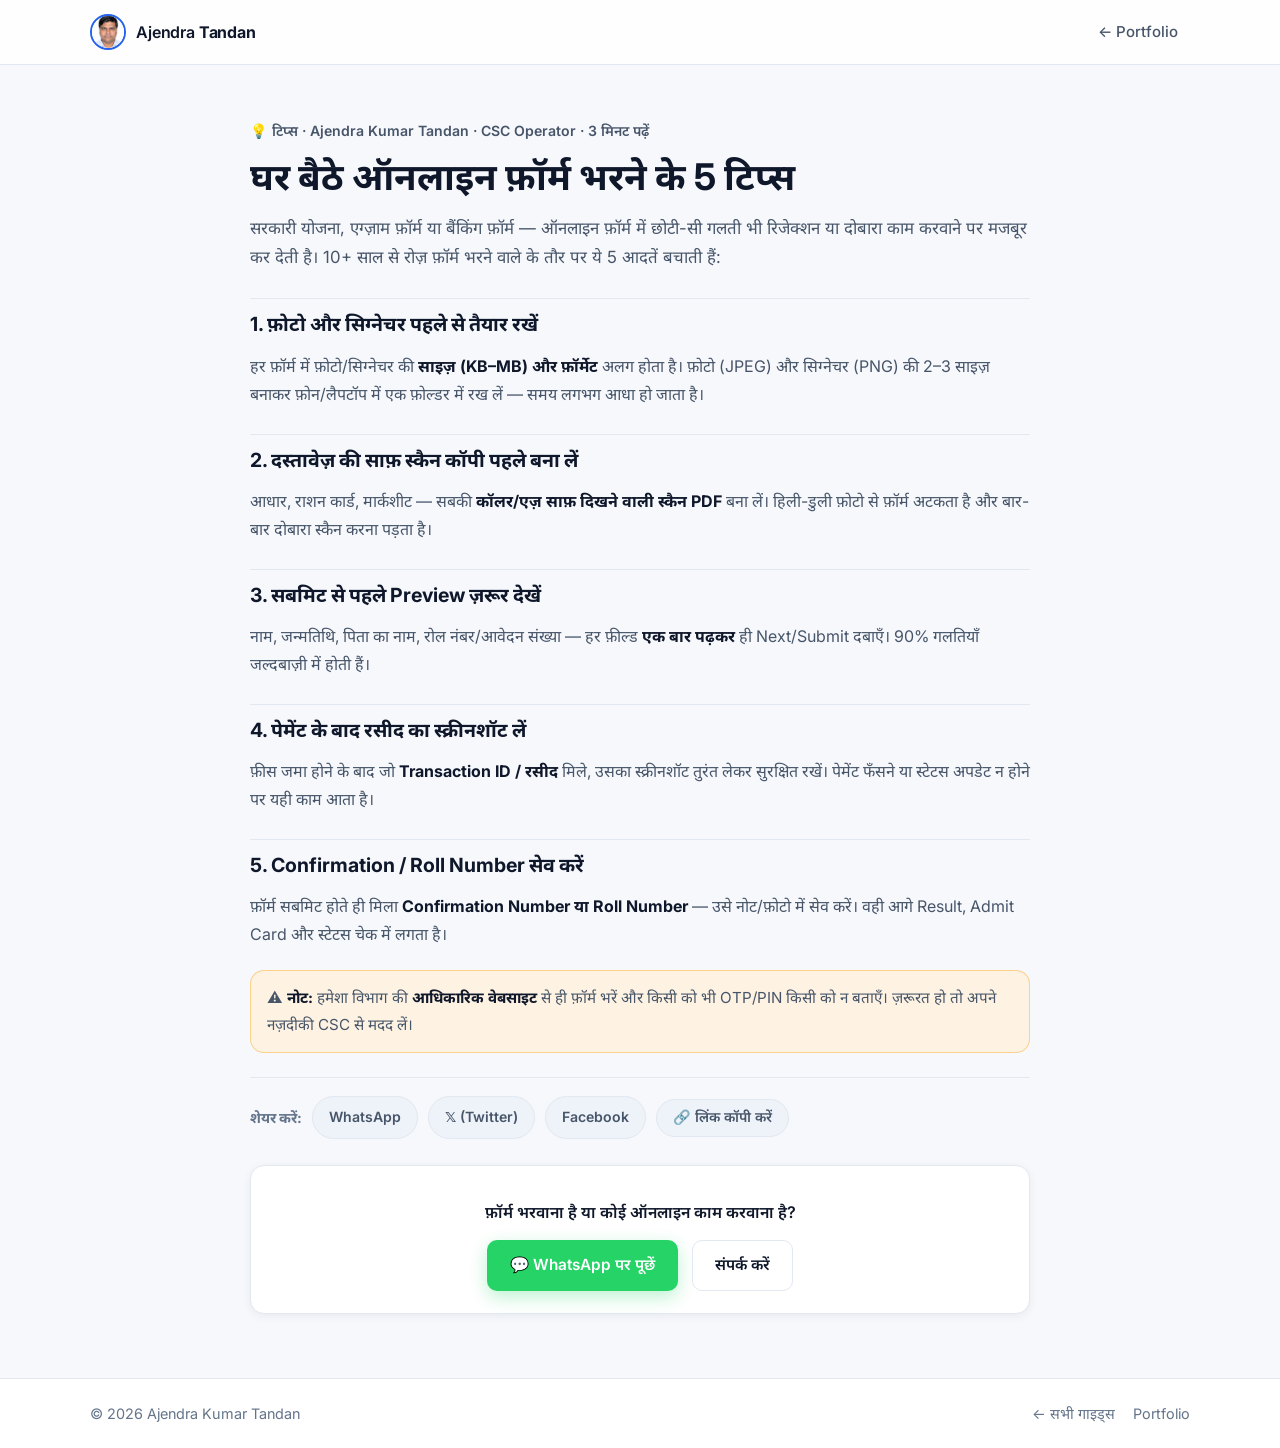
<file: blog/online-form-tips.html>
<!DOCTYPE html>
<html lang="hi">
<head>
  <meta charset="UTF-8" />
  <meta name="viewport" content="width=device-width, initial-scale=1.0" />
  <title>घर बैठे ऑनलाइन फ़ॉर्म भरने के 5 टिप्स | Ajendra Kumar Tandan</title>
  <meta name="description" content="ऑनलाइन फ़ॉर्म भरते समय फ़ोटो साइज़, स्कैन, ड्राफ्ट और रसीद — वो 5 टिप्स जो रिजेक्शन से बचाती हैं।" />
  <link rel="canonical" href="https://ajendra.vercel.app/blog/online-form-tips.html" />
  <meta property="og:title" content="घर बैठे ऑनलाइन फ़ॉर्म भरने के 5 टिप्स | Ajendra Kumar Tandan" />
  <meta property="og:description" content="ऑनलाइन फ़ॉर्म भरते समय फ़ोटो साइज़, स्कैन, ड्राफ्ट और रसीद — वो 5 टिप्स जो रिजेक्शन से बचाती हैं।" />
  <meta property="og:type" content="article" />
  <meta property="og:url" content="https://ajendra.vercel.app/blog/online-form-tips.html" />
  <meta property="og:image" content="https://ajendra.vercel.app/assets/og-image.png" />
  <meta property="og:image:width" content="1200" />
  <meta property="og:image:height" content="630" />
  <meta name="twitter:card" content="summary_large_image" />
  <meta name="twitter:title" content="घर बैठे ऑनलाइन फ़ॉर्म भरने के 5 टिप्स" />
  <meta name="twitter:image" content="https://ajendra.vercel.app/assets/og-image.png" />
  <link rel="icon" type="image/png" href="../assets/favicon.png" />
  <link rel="apple-touch-icon" href="../assets/icon-512.png" />
  <link rel="manifest" href="../manifest.webmanifest" />
  <link rel="preconnect" href="https://fonts.googleapis.com" />
  <link rel="preconnect" href="https://fonts.gstatic.com" crossorigin />
  <link href="https://fonts.googleapis.com/css2?family=Inter:wght@400;500;600;700;800&family=Noto+Sans+Devanagari:wght@400;500;600;700;800&display=swap" rel="stylesheet" />
  <link rel="stylesheet" href="../style.css" />
</head>
<body class="article-page">

  <header class="site-header">
    <div class="container header-inner">
      <a href="../index.html" class="brand">
        <img src="../assets/photo.jpg" alt="Ajendra Kumar Tandan" class="brand-avatar" />
        <span class="brand-text">Ajendra <strong>Tandan</strong></span>
      </a>
      <nav class="nav">
        <a href="../index.html">← Portfolio</a>
      </nav>
    </div>
  </header>

  <main class="container article">
    <p class="article-meta">💡 टिप्स · Ajendra Kumar Tandan · CSC Operator · 3 मिनट पढ़ें</p>
    <h1>घर बैठे ऑनलाइन फ़ॉर्म भरने के 5 टिप्स</h1>

    <p class="article-lead">
      सरकारी योजना, एग्ज़ाम फ़ॉर्म या बैंकिंग फ़ॉर्म — ऑनलाइन फ़ॉर्म में छोटी-सी गलती भी
      रिजेक्शन या दोबारा काम करवाने पर मजबूर कर देती है। 10+ साल से रोज़ फ़ॉर्म भरने वाले
      के तौर पर ये 5 आदतें बचाती हैं:
    </p>

    <h2>1. फ़ोटो और सिग्नेचर पहले से तैयार रखें</h2>
    <p>
      हर फ़ॉर्म में फ़ोटो/सिग्नेचर की <strong>साइज़ (KB–MB) और फ़ॉर्मेट</strong> अलग होता है।
      फ़ोटो (JPEG) और सिग्नेचर (PNG) की 2–3 साइज़ बनाकर फ़ोन/लैपटॉप में एक फ़ोल्डर में रख लें —
      समय लगभग आधा हो जाता है।
    </p>

    <h2>2. दस्तावेज़ की साफ़ स्कैन कॉपी पहले बना लें</h2>
    <p>
      आधार, राशन कार्ड, मार्कशीट — सबकी <strong>कॉलर/एज़ साफ़ दिखने वाली स्कैन PDF</strong> बना लें।
      हिली-डुली फ़ोटो से फ़ॉर्म अटकता है और बार-बार दोबारा स्कैन करना पड़ता है।
    </p>

    <h2>3. सबमिट से पहले Preview ज़रूर देखें</h2>
    <p>
      नाम, जन्मतिथि, पिता का नाम, रोल नंबर/आवेदन संख्या — हर फ़ील्ड <strong>एक बार पढ़कर</strong>
      ही Next/Submit दबाएँ। 90% गलतियाँ जल्दबाज़ी में होती हैं।
    </p>

    <h2>4. पेमेंट के बाद रसीद का स्क्रीनशॉट लें</h2>
    <p>
      फ़ीस जमा होने के बाद जो <strong>Transaction ID / रसीद</strong> मिले, उसका स्क्रीनशॉट
      तुरंत लेकर सुरक्षित रखें। पेमेंट फँसने या स्टेटस अपडेट न होने पर यही काम आता है।
    </p>

    <h2>5. Confirmation / Roll Number सेव करें</h2>
    <p>
      फ़ॉर्म सबमिट होते ही मिला <strong>Confirmation Number या Roll Number</strong> —
      उसे नोट/फ़ोटो में सेव करें। वही आगे Result, Admit Card और स्टेटस चेक में लगता है।
    </p>

    <div class="article-note">
      ⚠️ <strong>नोट:</strong> हमेशा विभाग की <strong>आधिकारिक वेबसाइट</strong> से ही फ़ॉर्म भरें
      और किसी को भी OTP/PIN किसी को न बताएँ। ज़रूरत हो तो अपने नज़दीकी CSC से मदद लें।
    </div>

    <div class="share-row" aria-label="Share this article">
      <span class="share-label">शेयर करें:</span>
      <a class="share-btn" href="https://wa.me/?text=%E0%A4%98%E0%A4%B0%20%E0%A4%AC%E0%A5%88%E0%A4%A0%E0%A5%87%20%E0%A4%91%E0%A4%A8%E0%A4%B2%E0%A4%BE%E0%A4%87%E0%A4%A8%20%E0%A4%AB%E0%A4%BC%E0%A5%89%E0%A4%B0%E0%A5%8D%E0%A4%AE%20%E0%A4%AD%E0%A4%B0%E0%A4%A8%E0%A5%87%20%E0%A4%95%E0%A5%87%205%20%E0%A4%9F%E0%A4%BF%E0%A4%AA%E0%A5%8D%E0%A4%B8%20https%3A%2F%2Fajendra.vercel.app%2Fblog%2Fonline-form-tips.html" target="_blank" rel="noopener">WhatsApp</a>
      <a class="share-btn" href="https://twitter.com/intent/tweet?url=https%3A%2F%2Fajendra.vercel.app%2Fblog%2Fonline-form-tips.html&amp;text=%E0%A4%98%E0%A4%B0%20%E0%A4%AC%E0%A5%88%E0%A4%A0%E0%A5%87%20%E0%A4%91%E0%A4%A8%E0%A4%B2%E0%A4%BE%E0%A4%87%E0%A4%A8%20%E0%A4%AB%E0%A4%BC%E0%A5%89%E0%A4%B0%E0%A5%8D%E0%A4%AE%20%E0%A4%AD%E0%A4%B0%E0%A4%A8%E0%A5%87%20%E0%A4%95%E0%A5%87%205%20%E0%A4%9F%E0%A4%BF%E0%A4%AA%E0%A5%8D%E0%A4%B8" target="_blank" rel="noopener">𝕏 (Twitter)</a>
      <a class="share-btn" href="https://www.facebook.com/sharer/sharer.php?u=https%3A%2F%2Fajendra.vercel.app%2Fblog%2Fonline-form-tips.html" target="_blank" rel="noopener">Facebook</a>
      <button class="share-btn" type="button" id="copyLink">🔗 लिंक कॉपी करें</button>
    </div>

    <div class="article-cta">
      <p>फ़ॉर्म भरवाना है या कोई ऑनलाइन काम करवाना है?</p>
      <div class="contact-actions">
        <a class="btn btn-wa" href="https://wa.me/919691888860" target="_blank" rel="noopener">💬 WhatsApp पर पूछें</a>
        <a class="btn btn-ghost" href="../index.html#contact">संपर्क करें</a>
      </div>
    </div>
  </main>

  <footer class="site-footer">
    <div class="container footer-inner">
      <p>© 2026 Ajendra Kumar Tandan</p>
      <div class="footer-links">
        <a href="../index.html#blog">← सभी गाइड्स</a>
        <a href="../index.html">Portfolio</a>
      </div>
    </div>
  </footer>

  <script>
    (function () {
      var btn = document.getElementById("copyLink");
      if (!btn) return;
      btn.addEventListener("click", function () {
        var done = function () {
          btn.textContent = "✅ कॉपी हो गया";
          setTimeout(function () { btn.textContent = "🔗 लिंक कॉपी करें"; }, 2000);
        };
        if (navigator.clipboard && navigator.clipboard.writeText) {
          navigator.clipboard.writeText(location.href).then(done, function () {});
        }
      });
    })();
  </script>
</body>
</html>
</file>
<file: style.css>
/* ===== Ajendra Kumar Tandan — Portfolio ===== */
:root {
  --bg: #f6f8fc;
  --bg-alt: #eef2f9;
  --surface: #ffffff;
  --text: #0f172a;
  --text-soft: #475569;
  --muted: #64748b;
  --border: #e2e8f0;
  --accent: #2563eb;
  --accent-soft: #dbeafe;
  --green: #16a34a;
  --green-soft: #dcfce7;
  --shadow: 0 8px 30px rgba(15, 23, 42, 0.08);
  --shadow-sm: 0 2px 10px rgba(15, 23, 42, 0.06);
  --radius: 14px;
  --header-h: 64px;
}

html[data-theme="dark"] {
  --bg: #0b1120;
  --bg-alt: #0f172a;
  --surface: #131c31;
  --text: #e2e8f0;
  --text-soft: #b6c2d6;
  --muted: #8fa0b8;
  --border: #24304a;
  --accent: #60a5fa;
  --accent-soft: #1e3a8a;
  --green: #4ade80;
  --green-soft: #14532d;
  --shadow: 0 8px 30px rgba(0, 0, 0, 0.45);
  --shadow-sm: 0 2px 10px rgba(0, 0, 0, 0.35);
}

* { box-sizing: border-box; margin: 0; padding: 0; }

html { scroll-behavior: smooth; scroll-padding-top: calc(var(--header-h) + 12px); }

/* Jump to anchors instantly for users who prefer reduced motion */
@media (prefers-reduced-motion: reduce) {
  html { scroll-behavior: auto; }
  .btn, .card, .svc-card, .to-top, .social-ico { transition: none; }
}

body {
  font-family: "Inter", "Noto Sans Devanagari", system-ui, -apple-system, "Segoe UI", sans-serif;
  background: var(--bg);
  color: var(--text);
  line-height: 1.65;
  -webkit-font-smoothing: antialiased;
}

/* Devanagari needs a little more line height */
html[lang="hi"] body { line-height: 1.75; }

img { max-width: 100%; display: block; }
a { color: var(--accent); text-decoration: none; }
a:hover { text-decoration: underline; }

.container { width: min(1100px, 92%); margin-inline: auto; }

/* ===== Header ===== */
.site-header {
  position: sticky; top: 0; z-index: 50;
  background: color-mix(in srgb, var(--surface) 85%, transparent);
  backdrop-filter: blur(12px);
  -webkit-backdrop-filter: blur(12px);
  border-bottom: 1px solid var(--border);
}

.header-inner {
  height: var(--header-h);
  display: flex; align-items: center; justify-content: space-between; gap: 16px;
}

.brand { display: flex; align-items: center; gap: 10px; color: var(--text); }
.brand:hover { text-decoration: none; }
.brand-avatar {
  width: 36px; height: 36px; border-radius: 50%;
  object-fit: cover; border: 2px solid var(--accent);
}
.brand-text { font-weight: 600; letter-spacing: -0.01em; }

.nav { display: flex; gap: 4px; }
.nav a {
  color: var(--text-soft); font-size: 0.94rem; font-weight: 500;
  padding: 8px 12px; border-radius: 8px; transition: 0.15s;
}
.nav a:hover { background: var(--bg-alt); color: var(--text); text-decoration: none; }
.nav a.active { color: var(--accent); background: var(--accent-soft); }

.header-actions { display: flex; align-items: center; gap: 8px; }

.icon-btn {
  width: 38px; height: 38px; border-radius: 10px;
  border: 1px solid var(--border); background: var(--surface);
  color: var(--text); cursor: pointer; font-size: 1rem;
  display: grid; place-items: center; transition: 0.15s;
}
.icon-btn:hover { border-color: var(--accent); color: var(--accent); }
.menu-btn { display: none; }

.lang-btn {
  font-weight: 800;
  font-size: 0.88rem;
  font-family: "Noto Sans Devanagari", "Inter", sans-serif;
  letter-spacing: 0.02em;
}
.lang-btn:hover { background: var(--accent-soft); }

/* ===== Buttons ===== */
.btn {
  display: inline-flex; align-items: center; justify-content: center; gap: 8px;
  padding: 11px 22px; border-radius: 10px; font-weight: 600; font-size: 0.96rem;
  border: 1px solid transparent; cursor: pointer; transition: 0.18s;
}
.btn:hover { text-decoration: none; transform: translateY(-1px); }
.btn-primary { background: var(--accent); color: #fff; box-shadow: 0 6px 18px color-mix(in srgb, var(--accent) 35%, transparent); }
html[data-theme="dark"] .btn-primary { color: #0b1120; }
.btn-primary:hover { filter: brightness(1.08); }
.btn-ghost { background: var(--surface); color: var(--text); border-color: var(--border); }
.btn-ghost:hover { border-color: var(--accent); color: var(--accent); }
.btn-sm { padding: 8px 14px; font-size: 0.88rem; }
.btn-lg { padding: 14px 26px; font-size: 1.02rem; }
.btn-block { width: 100%; margin-top: 14px; }

/* ===== Hero ===== */
.hero {
  padding: 72px 0 64px;
  background:
    radial-gradient(900px 420px at 85% -10%, color-mix(in srgb, var(--accent) 16%, transparent), transparent),
    radial-gradient(700px 380px at -10% 30%, color-mix(in srgb, var(--green) 10%, transparent), transparent);
}

.hero-inner { display: grid; grid-template-columns: 1.25fr 0.85fr; gap: 48px; align-items: center; }

.eyebrow {
  font-weight: 600; color: var(--accent);
  text-transform: uppercase; letter-spacing: 0.08em; font-size: 0.82rem;
}

.hero h1 {
  font-size: clamp(2.1rem, 4.5vw, 3.3rem);
  line-height: 1.12; letter-spacing: -0.02em; margin: 8px 0 10px;
}

.hero-role { font-size: clamp(1.02rem, 2vw, 1.25rem); color: var(--text-soft); font-weight: 500; }
.accent { color: var(--accent); font-weight: 700; }

.hero-lead { margin-top: 16px; color: var(--muted); max-width: 56ch; }

.hero-cta { display: flex; flex-wrap: wrap; gap: 12px; margin-top: 26px; }

.hero-facts {
  list-style: none; display: flex; gap: 30px; flex-wrap: wrap;
  margin-top: 34px; padding-top: 22px; border-top: 1px solid var(--border);
}
.fact-num { display: block; font-size: 1.5rem; font-weight: 800; color: var(--accent); }
.fact-label { font-size: 0.84rem; color: var(--muted); }

.hero-visual { display: flex; justify-content: center; }

.photo-card {
  background: var(--surface); border: 1px solid var(--border);
  border-radius: 20px; padding: 14px; box-shadow: var(--shadow);
  width: min(320px, 100%); text-align: center;
}
.photo-card img {
  width: 100%; height: auto; border-radius: 14px; aspect-ratio: 3 / 4; object-fit: cover;
}
.photo-badges { display: flex; flex-direction: column; gap: 8px; margin-top: 12px; }
.badge {
  font-size: 0.85rem; font-weight: 600; padding: 7px 12px;
  background: var(--bg-alt); border: 1px solid var(--border);
  border-radius: 999px; color: var(--text-soft);
}
.badge-green { background: var(--green-soft); color: var(--green); border-color: transparent; }

/* ===== Sections ===== */
.section { padding: 72px 0; }
.section-alt { background: var(--bg-alt); }

.section-title {
  font-size: clamp(1.6rem, 3vw, 2.1rem); letter-spacing: -0.02em;
  position: relative; display: inline-block; padding-bottom: 10px;
}
.section-title::after {
  content: ""; position: absolute; left: 0; bottom: 0;
  width: 56px; height: 4px; border-radius: 4px; background: var(--accent);
}
.section-sub { color: var(--muted); margin-top: 10px; margin-bottom: 34px; }

.sub-heading { font-size: 1.25rem; margin: 44px 0 18px; }

/* ===== Cards / grids ===== */
.card {
  background: var(--surface); border: 1px solid var(--border);
  border-radius: var(--radius); padding: 22px; box-shadow: var(--shadow-sm);
}

.about-grid { display: grid; grid-template-columns: repeat(3, 1fr); gap: 20px; }
.about-card h3 { font-size: 1.05rem; margin-bottom: 10px; color: var(--accent); }
.about-card p + p { margin-top: 12px; }
.about-card p { color: var(--text-soft); font-size: 0.96rem; }
.mt { margin-top: 20px; }

.check-list { list-style: none; display: grid; gap: 8px; }
.check-list li { padding-left: 26px; position: relative; color: var(--text-soft); font-size: 0.95rem; }
.check-list li::before { content: "✓"; position: absolute; left: 0; color: var(--green); font-weight: 700; }

.contact-list { list-style: none; display: grid; gap: 10px; }
.contact-list li { color: var(--text-soft); font-size: 0.95rem; }

.grid-2 { display: grid; grid-template-columns: 1fr 1fr; gap: 20px; }
.grid-3 { display: grid; grid-template-columns: repeat(3, 1fr); gap: 20px; }

/* ===== Timeline ===== */
.timeline { position: relative; display: grid; gap: 22px; padding-left: 26px; }
.timeline::before {
  content: ""; position: absolute; left: 6px; top: 8px; bottom: 8px;
  width: 2px; background: linear-gradient(var(--accent), var(--green));
}
.timeline-item { position: relative; }
.timeline-dot {
  position: absolute; left: -26px; top: 24px; width: 14px; height: 14px;
  border-radius: 50%; background: var(--accent);
  border: 3px solid var(--bg-alt); box-shadow: 0 0 0 2px var(--accent);
}

.timeline-head {
  display: flex; justify-content: space-between; align-items: flex-start;
  gap: 14px; flex-wrap: wrap; margin-bottom: 6px;
}
.timeline-card h3, .train-card h3 { font-size: 1.1rem; }
.org { color: var(--accent); font-weight: 600; font-size: 0.93rem; }
.muted { color: var(--muted); font-size: 0.87rem; }
.timeline-card p, .train-card p { color: var(--text-soft); font-size: 0.96rem; }
.timeline-card p + p, .train-card p + p { margin-top: 6px; }

.chip {
  font-size: 0.8rem; font-weight: 600; white-space: nowrap;
  background: var(--accent-soft); color: var(--accent);
  padding: 5px 12px; border-radius: 999px;
}
.chip-green { background: var(--green-soft); color: var(--green); }

/* ===== Skills ===== */
.skills-grid { display: grid; grid-template-columns: repeat(3, 1fr); gap: 20px; }
.skill-group h3 { font-size: 1rem; margin-bottom: 14px; }
.chips { display: flex; flex-wrap: wrap; gap: 8px; }
.tag {
  font-size: 0.84rem; font-weight: 500; padding: 6px 12px;
  background: var(--bg-alt); border: 1px solid var(--border);
  border-radius: 999px; color: var(--text-soft); transition: 0.15s;
}
.tag:hover { border-color: var(--accent); color: var(--accent); transform: translateY(-1px); }

/* ===== Services ===== */
.svc-card { border-top: 3px solid var(--accent); transition: 0.18s; }
.svc-card:hover { transform: translateY(-3px); box-shadow: var(--shadow); }
.svc-card h3 { font-size: 1.02rem; margin-bottom: 8px; }
.svc-chip {
  display: inline-block; margin: -3px 0 8px; padding: 3px 10px;
  font-size: 0.72rem; font-weight: 700;
  background: var(--green-soft); color: var(--green);
  border-radius: 999px;
}
.svc-card p { color: var(--text-soft); font-size: 0.93rem; }

/* ===== Projects ===== */
.project-card { display: flex; flex-direction: column; gap: 8px; color: var(--text); transition: 0.18s; }
a.project-card:hover {
  transform: translateY(-4px); box-shadow: var(--shadow);
  border-color: var(--accent); text-decoration: none;
}
.project-kind {
  align-self: flex-start; font-size: 0.74rem; font-weight: 700;
  text-transform: uppercase; letter-spacing: 0.06em;
  color: var(--accent); background: var(--accent-soft);
  padding: 4px 10px; border-radius: 6px;
}
.project-card h3 { font-size: 1.05rem; }
.project-card p { color: var(--text-soft); font-size: 0.93rem; flex: 1; }
.link-arrow { font-weight: 600; font-size: 0.9rem; color: var(--accent); }
.muted-arrow { color: var(--muted); }

/* ===== Contact ===== */
.section-contact {
  background:
    radial-gradient(700px 320px at 50% 0%, color-mix(in srgb, var(--accent) 18%, transparent), transparent),
    var(--bg-alt);
  text-align: center;
}
.contact-actions { display: flex; flex-wrap: wrap; gap: 14px; justify-content: center; margin-top: 6px; }
.contact-address { font-style: normal; color: var(--muted); margin-top: 28px; font-size: 0.95rem; }

/* ===== Footer ===== */
.site-footer {
  background: var(--surface); border-top: 1px solid var(--border);
  padding: 22px 0; font-size: 0.9rem; color: var(--muted);
}
.footer-inner { display: flex; justify-content: space-between; align-items: center; gap: 14px; flex-wrap: wrap; }
.footer-links { display: flex; gap: 18px; }
.footer-links a { color: var(--muted); }
.footer-links a:hover { color: var(--accent); }

/* ===== Responsive ===== */
@media (max-width: 960px) {
  .hero-inner { grid-template-columns: 1fr; text-align: center; }
  .hero-lead { margin-inline: auto; }
  .hero-cta, .hero-facts { justify-content: center; }
  .hero-visual { order: -1; }
  .photo-card { width: min(260px, 80%); }
  .about-grid, .skills-grid, .grid-3 { grid-template-columns: 1fr 1fr; }
}

/* Full nav needs ~1080px; collapse to the menu button earlier */
@media (max-width: 1024px) {
  .nav {
    position: fixed; inset: var(--header-h) 0 auto 0;
    flex-direction: column; background: var(--surface);
    border-bottom: 1px solid var(--border); padding: 12px;
    gap: 4px; display: none; box-shadow: var(--shadow);
  }
  .nav.open { display: flex; }
  .nav a { padding: 12px 14px; font-size: 1rem; }
  .menu-btn { display: grid; }
  .hide-mobile { display: none; }
}

@media (max-width: 720px) {
  .about-grid, .skills-grid, .grid-2, .grid-3 { grid-template-columns: 1fr; }
  .section { padding: 54px 0; }
  .hero { padding: 48px 0 40px; }
  .hero-facts { gap: 20px; }
}

/* ===== Print (resume-friendly) ===== */
@media print {
  .site-header, .hero-cta, .section-contact, .site-footer, .icon-btn { display: none !important; }
  body { background: #fff; color: #000; }
  .section { padding: 18px 0; page-break-inside: avoid; }
  .card { box-shadow: none; border: 1px solid #ccc; }
  .section-alt { background: #fff; }
  a { color: #000; text-decoration: none; }
}

/* ===== Stats band ===== */
.stats-band { background: var(--surface); border-block: 1px solid var(--border); padding: 26px 0; }
.stats-grid { display: grid; grid-template-columns: repeat(4, 1fr); gap: 16px; text-align: center; }
.stat-num { display: block; font-size: 2rem; font-weight: 800; color: var(--accent); letter-spacing: -0.5px; line-height: 1.1; }
.stat-label { display: block; font-size: 0.85rem; color: var(--muted); font-weight: 600; margin-top: 4px; }

/* ===== WhatsApp ===== */
.btn-wa { background: #25d366; color: #fff; border-color: transparent; font-weight: 600; box-shadow: 0 6px 18px rgba(37, 211, 102, 0.3); }
.btn-wa:hover { filter: brightness(1.06); color: #fff; }
.wa-float {
  position: fixed; right: 16px; bottom: 16px; z-index: 60;
  display: inline-flex; align-items: center; gap: 8px;
  background: #25d366; color: #fff; font-weight: 700; font-size: 0.92rem;
  padding: 10px 16px; border-radius: 999px;
  box-shadow: 0 8px 24px rgba(37, 211, 102, 0.4);
}
.wa-float:hover { text-decoration: none; transform: translateY(-2px); filter: brightness(1.05); color: #fff; }

/* ===== Contact grid: form + map ===== */
.contact-grid { display: grid; grid-template-columns: 1.1fr 0.9fr; gap: 22px; margin-top: 34px; text-align: left; }
.wa-form { padding: 22px; }
.wa-form h3 { margin-bottom: 12px; font-size: 1.05rem; }
.form-row { display: grid; grid-template-columns: 1fr 1fr; gap: 10px; }
.wa-form input, .wa-form textarea {
  width: 100%; padding: 10px 12px; margin-bottom: 10px;
  border: 1px solid var(--border); border-radius: 10px;
  background: var(--bg); color: var(--text); font: inherit; font-size: 0.95rem;
}
.wa-form input:focus, .wa-form textarea:focus {
  outline: 2px solid color-mix(in srgb, var(--accent) 45%, transparent);
  border-color: var(--accent);
}
.wa-form textarea { resize: vertical; }
.form-note { font-size: 0.8rem; color: var(--muted); margin-top: 10px; }
.contact-side { display: flex; flex-direction: column; gap: 14px; }
.contact-side .contact-address { margin-top: 0; text-align: center; }
.map-wrap { border-radius: var(--radius); overflow: hidden; border: 1px solid var(--border); box-shadow: var(--shadow-sm); flex: 1; min-height: 220px; background: var(--bg-alt); }
.map-wrap iframe { width: 100%; height: 100%; min-height: 220px; border: 0; display: block; }

/* ===== Testimonials ===== */
.test-card { text-align: left; display: flex; flex-direction: column; gap: 10px; margin: 0; }
.test-stars { color: #f59e0b; letter-spacing: 3px; font-size: 1rem; }
.test-card blockquote { font-size: 1.02rem; color: var(--text-soft); font-style: italic; margin: 0; }
.test-card figcaption { font-size: 0.88rem; color: var(--muted); font-weight: 600; }

/* ===== Header resume button ===== */
.btn-resume { padding: 7px 14px; font-size: 0.88rem; }

/* ===== Article pages (blog + case study) ===== */
.article-page .nav { position: static; display: flex; border: 0; padding: 0; box-shadow: none; background: transparent; flex-direction: row; gap: 14px; }
.article { width: min(780px, 92%); padding: 44px 0 64px; }
.article-meta { color: var(--muted); font-size: 0.88rem; font-weight: 600; margin-bottom: 8px; }
.article h1 { font-size: clamp(1.6rem, 4vw, 2.3rem); line-height: 1.25; margin-bottom: 14px; color: var(--text); }
.article h2 { font-size: 1.22rem; margin: 26px 0 10px; padding-top: 8px; border-top: 1px solid var(--border); color: var(--text); }
.article-lead { font-size: 1.05rem; color: var(--text-soft); margin-bottom: 8px; }
.article ul, .article ol { padding-left: 22px; margin: 10px 0; }
.article li { margin-bottom: 8px; color: var(--text-soft); }
.article p { margin: 10px 0; color: var(--text-soft); }
.article strong { color: var(--text); }
.article-note {
  background: color-mix(in srgb, #f59e0b 12%, var(--surface));
  border: 1px solid color-mix(in srgb, #f59e0b 40%, transparent);
  border-radius: var(--radius); padding: 14px 16px; margin: 22px 0;
  font-size: 0.95rem; color: var(--text-soft);
}
.article-cta {
  text-align: center; background: var(--surface);
  border: 1px solid var(--border); border-radius: var(--radius);
  padding: 22px; margin-top: 26px; box-shadow: var(--shadow-sm);
}
.article-cta p { margin-bottom: 14px; font-weight: 600; color: var(--text); }

/* ===== Case study metrics ===== */
.cs-metrics { display: grid; grid-template-columns: repeat(3, 1fr); gap: 14px; margin: 16px 0; }
.cs-metric { background: var(--surface); border: 1px solid var(--border); border-radius: var(--radius); padding: 16px; text-align: center; }
.cs-num { display: block; font-size: 1.7rem; font-weight: 800; color: var(--accent); }
.cs-label { display: block; font-size: 0.82rem; color: var(--muted); margin-top: 6px; }

/* ===== Responsive (new components) ===== */
@media (max-width: 720px) {
  .stats-grid { grid-template-columns: repeat(2, 1fr); gap: 20px 12px; }
  .contact-grid, .form-row, .cs-metrics { grid-template-columns: 1fr; }
  .btn-resume { display: none; }
  .wa-float { right: 12px; bottom: 12px; padding: 9px 14px; }
}

/* ===== Print tweaks ===== */
@media print {
  .wa-float, .stats-band, .contact-grid, .map-wrap { display: none !important; }
}

/* ===== Footer social icons ===== */
.footer-right { display: flex; flex-direction: column; align-items: flex-end; gap: 8px; }
.social-row { display: flex; flex-wrap: wrap; gap: 8px; justify-content: flex-end; }
.social-ico {
  width: 34px; height: 34px; border-radius: 50%;
  background: var(--brand, #475569);
  display: grid; place-items: center;
  border: 1px solid rgba(255, 255, 255, 0.14);
  box-shadow: var(--shadow-sm);
  transition: transform 0.15s ease;
}
.social-ico:hover { transform: translateY(-2px); text-decoration: none; }
.social-ico img { width: 16px; height: 16px; filter: brightness(0) invert(1); display: block; }

@media (max-width: 720px) {
  .footer-right { align-items: center; width: 100%; }
  .social-row { justify-content: center; }
}

/* ===== Mobile polish (≤720px) ===== */
@media (max-width: 720px) {
  /* iOS Safari zooms into inputs sized below 16px */
  .wa-form input, .wa-form textarea { font-size: 16px; }

  /* Full-width tap targets for contact / CTA buttons */
  .contact-actions { gap: 10px; }
  .contact-actions .btn { width: 100%; max-width: 360px; margin-inline: auto; }

  /* Bigger tap targets for footer social icons */
  .social-ico { width: 40px; height: 40px; }
  .social-ico img { width: 18px; height: 18px; }

  /* Keep the floating WhatsApp pill from covering footer links */
  .site-footer { padding-bottom: 78px; }

  /* Tighter section rhythm on small screens */
  .section-sub { margin-bottom: 26px; }
  .card { padding: 18px; }
}

/* ===== FAQ ===== */
.faq-list { display: grid; gap: 12px; max-width: 820px; }
.faq-item {
  background: var(--surface); border: 1px solid var(--border);
  border-radius: var(--radius); padding: 0 20px; box-shadow: var(--shadow-sm);
  transition: border-color 0.15s;
}
.faq-item[open] { border-color: color-mix(in srgb, var(--accent) 45%, var(--border)); }
.faq-item summary {
  cursor: pointer; font-weight: 600; font-size: 1rem; color: var(--text);
  padding: 15px 0; list-style: none;
  display: flex; justify-content: space-between; align-items: center; gap: 14px;
}
.faq-item summary::-webkit-details-marker { display: none; }
.faq-item summary::after {
  content: "+"; color: var(--accent); font-size: 1.35rem; font-weight: 700;
  line-height: 1; flex: none; transition: transform 0.18s;
}
.faq-item[open] summary::after { content: "\2212"; }
.faq-item p { padding: 0 0 15px; color: var(--text-soft); font-size: 0.96rem; }

/* ===== Back to top ===== */
.to-top {
  position: fixed; left: 16px; bottom: 16px; z-index: 60;
  width: 44px; height: 44px; border-radius: 50%;
  border: 1px solid var(--border); background: var(--surface);
  color: var(--accent); font-size: 1.2rem; font-weight: 700; cursor: pointer;
  box-shadow: var(--shadow); display: grid; place-items: center;
  opacity: 0; visibility: hidden; transform: translateY(8px); transition: 0.2s;
}
.to-top.show { opacity: 1; visibility: visible; transform: none; }
.to-top:hover { border-color: var(--accent); }

/* ===== Share row (blog articles) ===== */
.share-row {
  display: flex; flex-wrap: wrap; align-items: center; gap: 10px;
  margin-top: 24px; padding-top: 18px; border-top: 1px solid var(--border);
}
.share-label { font-size: 0.9rem; font-weight: 700; color: var(--muted); }
.share-btn {
  display: inline-flex; align-items: center; gap: 6px;
  font-size: 0.88rem; font-weight: 600; color: var(--text-soft);
  background: var(--bg-alt); border: 1px solid var(--border);
  border-radius: 999px; padding: 8px 16px; cursor: pointer;
  font-family: inherit; transition: 0.15s;
}
.share-btn:hover { border-color: var(--accent); color: var(--accent); text-decoration: none; }

@media print {
  .to-top, .share-row, .ai-ticker { display: none !important; }
}

/* ===== AI ticker ===== */
.ai-ticker {
  overflow: hidden;
  background: var(--bg-alt);
  border-top: 1px solid var(--border);
  border-bottom: 1px solid var(--border);
  padding: 11px 0;
}
.ai-ticker-track {
  display: flex;
  gap: 44px;
  width: max-content;
  white-space: nowrap;
  padding-right: 44px;
  animation: ai-ticker-scroll 36s linear infinite;
}
.ai-ticker span {
  font-size: 0.85rem;
  font-weight: 600;
  letter-spacing: 0.06em;
  text-transform: uppercase;
  color: var(--text-soft);
}
@keyframes ai-ticker-scroll {
  from { transform: translateX(0); }
  to { transform: translateX(-50%); }
}
@media (prefers-reduced-motion: reduce) {
  .ai-ticker-track { animation: none; }
}

/* ===== Large desktop (≥1400px): use more of the screen ===== */
@media (min-width: 1400px) {
  .container { width: min(1240px, 92%); }
  .hero-inner { grid-template-columns: 1fr 380px; gap: 64px; }
  .photo-card { width: 100%; }
  .hero h1 { font-size: clamp(2.1rem, 4.5vw, 3.6rem); }
  .hero-lead { font-size: 1.06rem; }
  .section { padding: 84px 0; }
  .stat-num { font-size: 2.35rem; }
}
</file>
